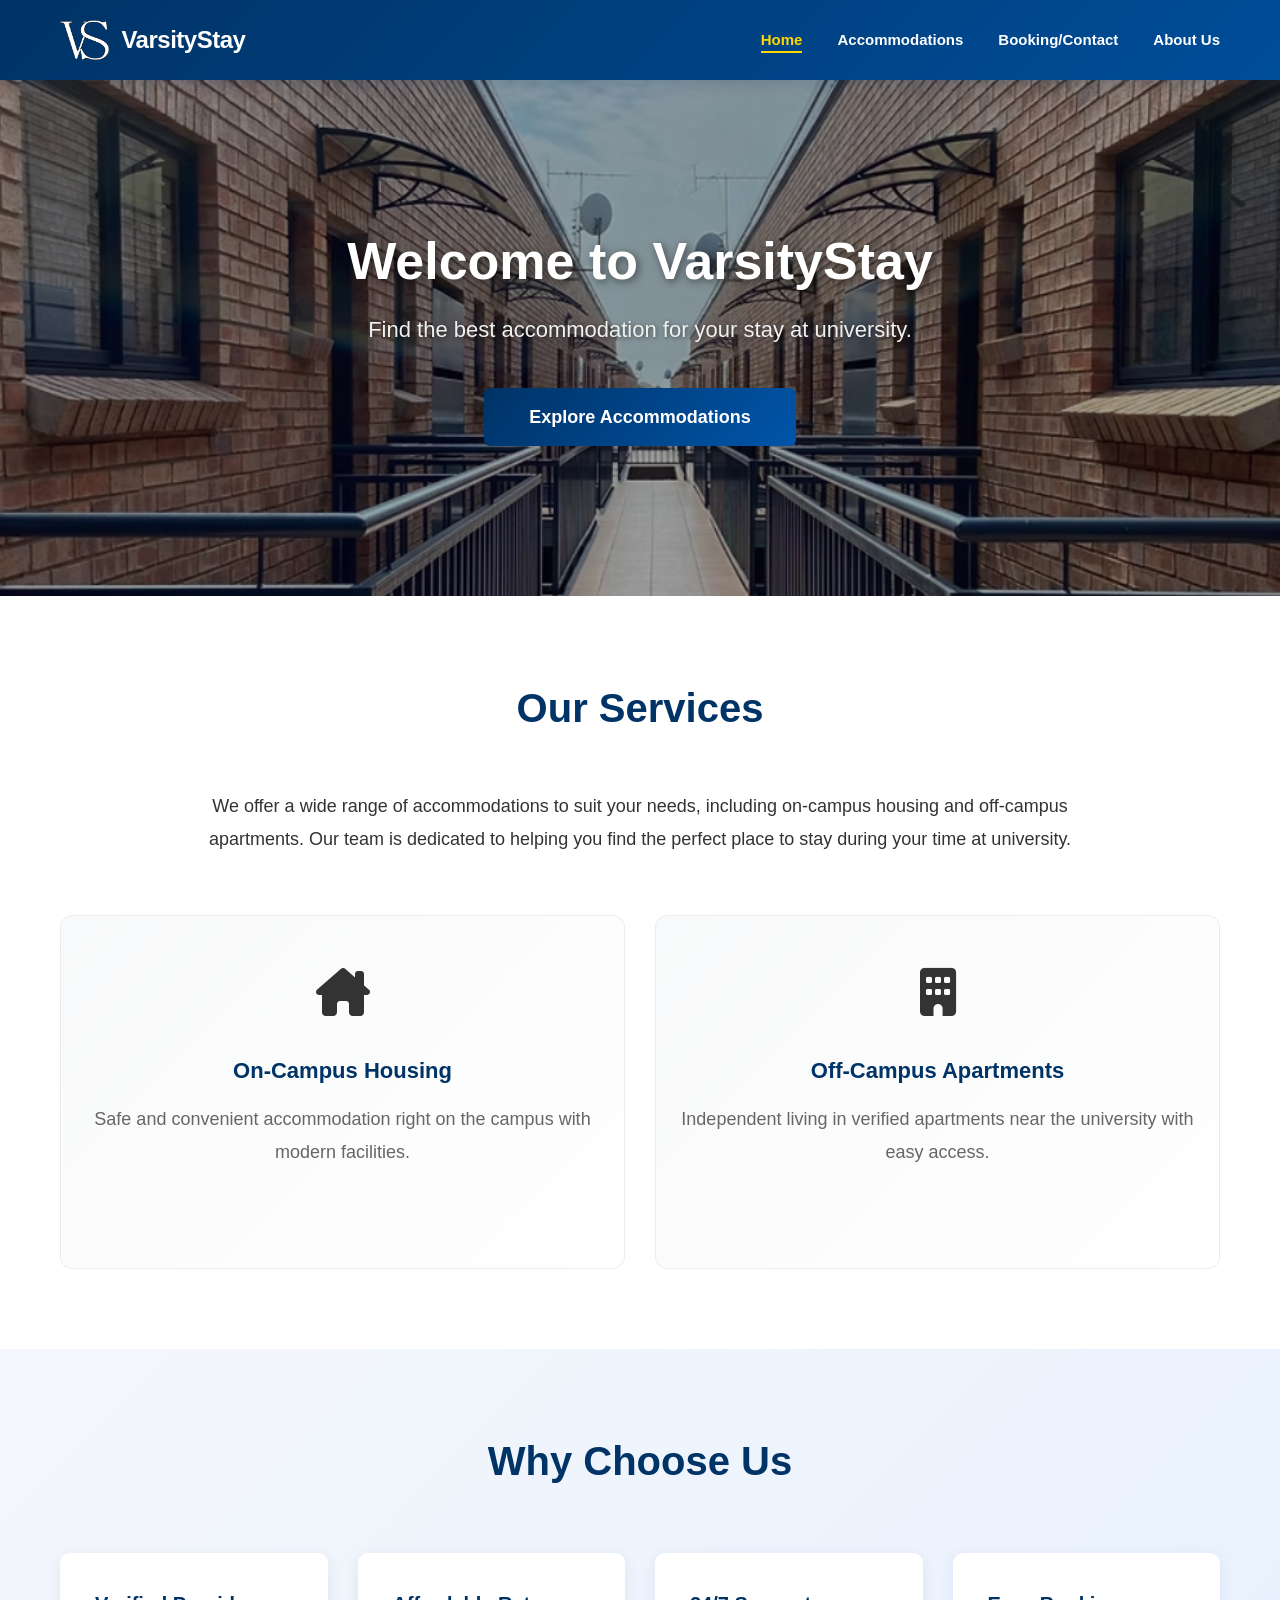
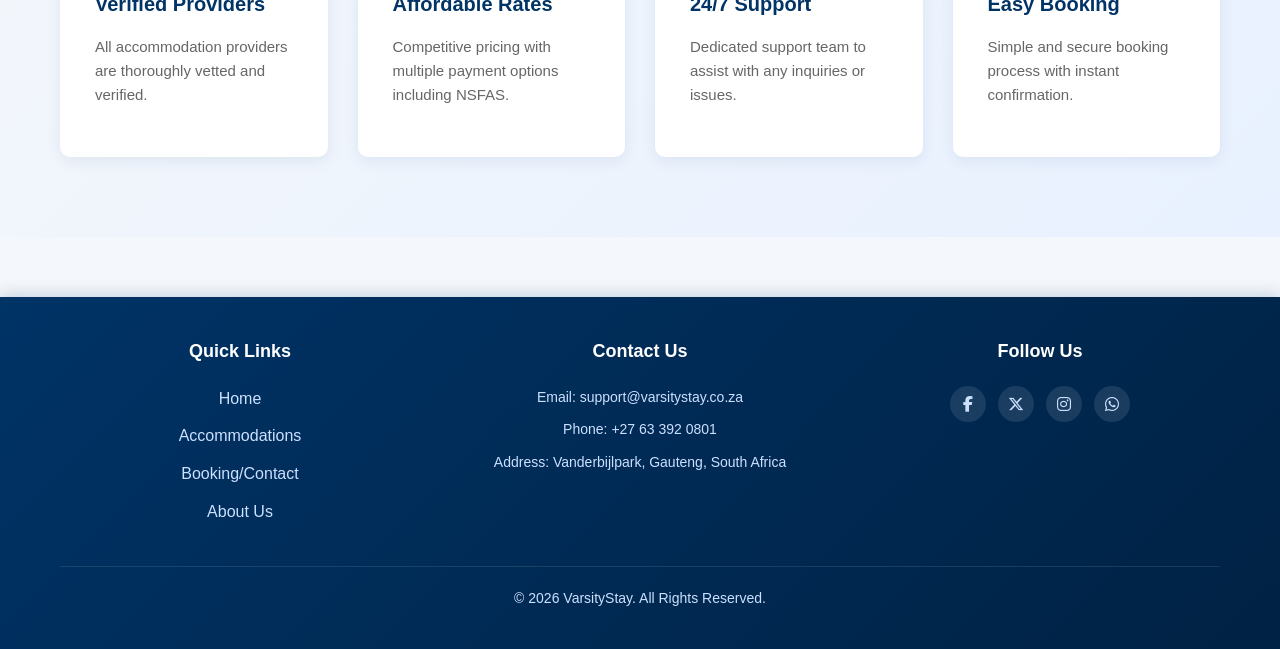
<file: index.html>
<!DOCTYPE html>
<html lang="en">
<head>
    <meta charset="UTF-8">
    <meta name="viewport" content="width=device-width, initial-scale=1.0">
    <title>VarsityStay | Home</title>
    <link rel="icon" type="image/png" href="images/VS.png">
    <link rel="stylesheet" href="css/style.css?v=1.1">
    <link rel="stylesheet" href="https://cdnjs.cloudflare.com/ajax/libs/font-awesome/6.5.1/css/all.min.css">
    <style>
        #hero {
            position: relative;
            overflow: hidden;
        }

        #hero::after {
            content: '';
            position: absolute;
            top: 0;
            left: 0;
            right: 0;
            bottom: 0;
            background: url('images/VUT.jpeg') center/cover;
            background-attachment: fixed;
            animation: zoomBackground 15s ease-in-out infinite;
            z-index: 0;
        }

        @keyframes zoomBackground {
            0%, 100% {
                transform: scale(1);
            }
            50% {
                transform: scale(1.1);
            }
        }

        #hero::before {
            content: '';
            position: absolute;
            top: 0;
            left: 0;
            right: 0;
            bottom: 0;
            background: rgba(0, 0, 0, 0.35);
            z-index: 1;
        }

        .hero-content {
            position: relative;
            z-index: 2 !important;
        }

        #hero h1 {
            color: #ffffff !important;
            text-shadow: 2px 2px 8px rgba(0, 0, 0, 0.5);
        }

        #hero p {
            color: #f0f0f0 !important;
            text-shadow: 1px 1px 4px rgba(0, 0, 0, 0.5);
        }

        #hero .btn {
            position: relative;
            z-index: 2;
        }
    </style>
</head>
<body>
    <header>
        <div class="header-container">
            <div class="logo">
                <a href="index.html"><img src="images/VS.png" alt="VarsityStay Logo" class="logo-img">VarsityStay</a>
            </div>
            <nav>
                <ul>
                    <li><a href="index.html" class="active">Home</a></li>
                    <li><a href="Accom.html">Accommodations</a></li>
                    <li><a href="Booking.html">Booking/Contact</a></li>
                    <li><a href="About.html">About Us</a></li>
                </ul>
            </nav>
        </div>
    </header>

    <main>
        <section id="hero">
            <div class="hero-content">
                <h1>Welcome to VarsityStay</h1>
                <p>Find the best accommodation for your stay at university.</p>
                <a href="Accom.html" class="btn btn-primary">Explore Accommodations</a>
            </div>
        </section>

        <section id="services">
            <div class="container">
                <h2>Our Services</h2>
                <p>We offer a wide range of accommodations to suit your needs, including on-campus housing and off-campus apartments. Our team is dedicated to helping you find the perfect place to stay during your time at university.</p>
                
                <div class="services-grid">
                    <article class="service-card">
                        <div class="service-icon"><i class="fa-solid fa-house-chimney"></i></div>
                        <h3>On-Campus Housing</h3>
                        <p>Safe and convenient accommodation right on the campus with modern facilities.</p>
                    </article>
                    <article class="service-card">
                        <div class="service-icon"><i class="fa-solid fa-building"></i></div>
                        <h3>Off-Campus Apartments</h3>
                        <p>Independent living in verified apartments near the university with easy access.</p>
                    </article>
                </div>
            </div>
        </section>

        <section id="features">
            <div class="container">
                <h2>Why Choose Us</h2>
                <div class="features-grid">
                    <div class="feature">
                        <h3>Verified Providers</h3>
                        <p>All accommodation providers are thoroughly vetted and verified.</p>
                    </div>
                    <div class="feature">
                        <h3>Affordable Rates</h3>
                        <p>Competitive pricing with multiple payment options including NSFAS.</p>
                    </div>
                    <div class="feature">
                        <h3>24/7 Support</h3>
                        <p>Dedicated support team to assist with any inquiries or issues.</p>
                    </div>
                    <div class="feature">
                        <h3>Easy Booking</h3>
                        <p>Simple and secure booking process with instant confirmation.</p>
                    </div>
                </div>
            </div>
        </section>
    </main>

    <footer>
        <div class="container">
            <div class="footer-content">
                <div class="footer-section">
                    <h4>Quick Links</h4>
                    <ul>
                        <li><a href="index.html">Home</a></li>
                        <li><a href="Accom.html">Accommodations</a></li>
                        <li><a href="Booking.html">Booking/Contact</a></li>
                        <li><a href="About.html">About Us</a></li>
                    </ul>
                </div>
                <div class="footer-section">
                    <h4>Contact Us</h4>
                    <p>Email: <a href="mailto:support@varsitystay.co.za">support@varsitystay.co.za</a></p>
                    <p>Phone: <a href="tel:+27633920801">+27 63 392 0801</a></p>
                    <p>Address: Vanderbijlpark, Gauteng, South Africa</p>
                </div>
                <div class="footer-section">
                    <h4>Follow Us</h4>
                    <ul class="social-links">
                        <li><a href="https://www.facebook.com/varsitystay" target="_blank" title="Facebook"><i class="fa-brands fa-facebook-f"></i></a></li>
                        <li><a href="https://www.twitter.com/varsitystay" target="_blank" title="Twitter"><i class="fa-brands fa-x-twitter"></i></a></li>
                        <li><a href="https://www.instagram.com/varsitystay" target="_blank" title="Instagram"><i class="fa-brands fa-instagram"></i></a></li>
                        <li><a href="https://wa.me/27633920801" target="_blank" title="WhatsApp"><i class="fa-brands fa-whatsapp"></i></a></li>
                    </ul>
                </div>
            </div>
            <div class="footer-bottom">
                <p>&copy; 2026 VarsityStay. All Rights Reserved.</p>
            </div>
        </div>
    </footer>
</body>
</html>
</file>
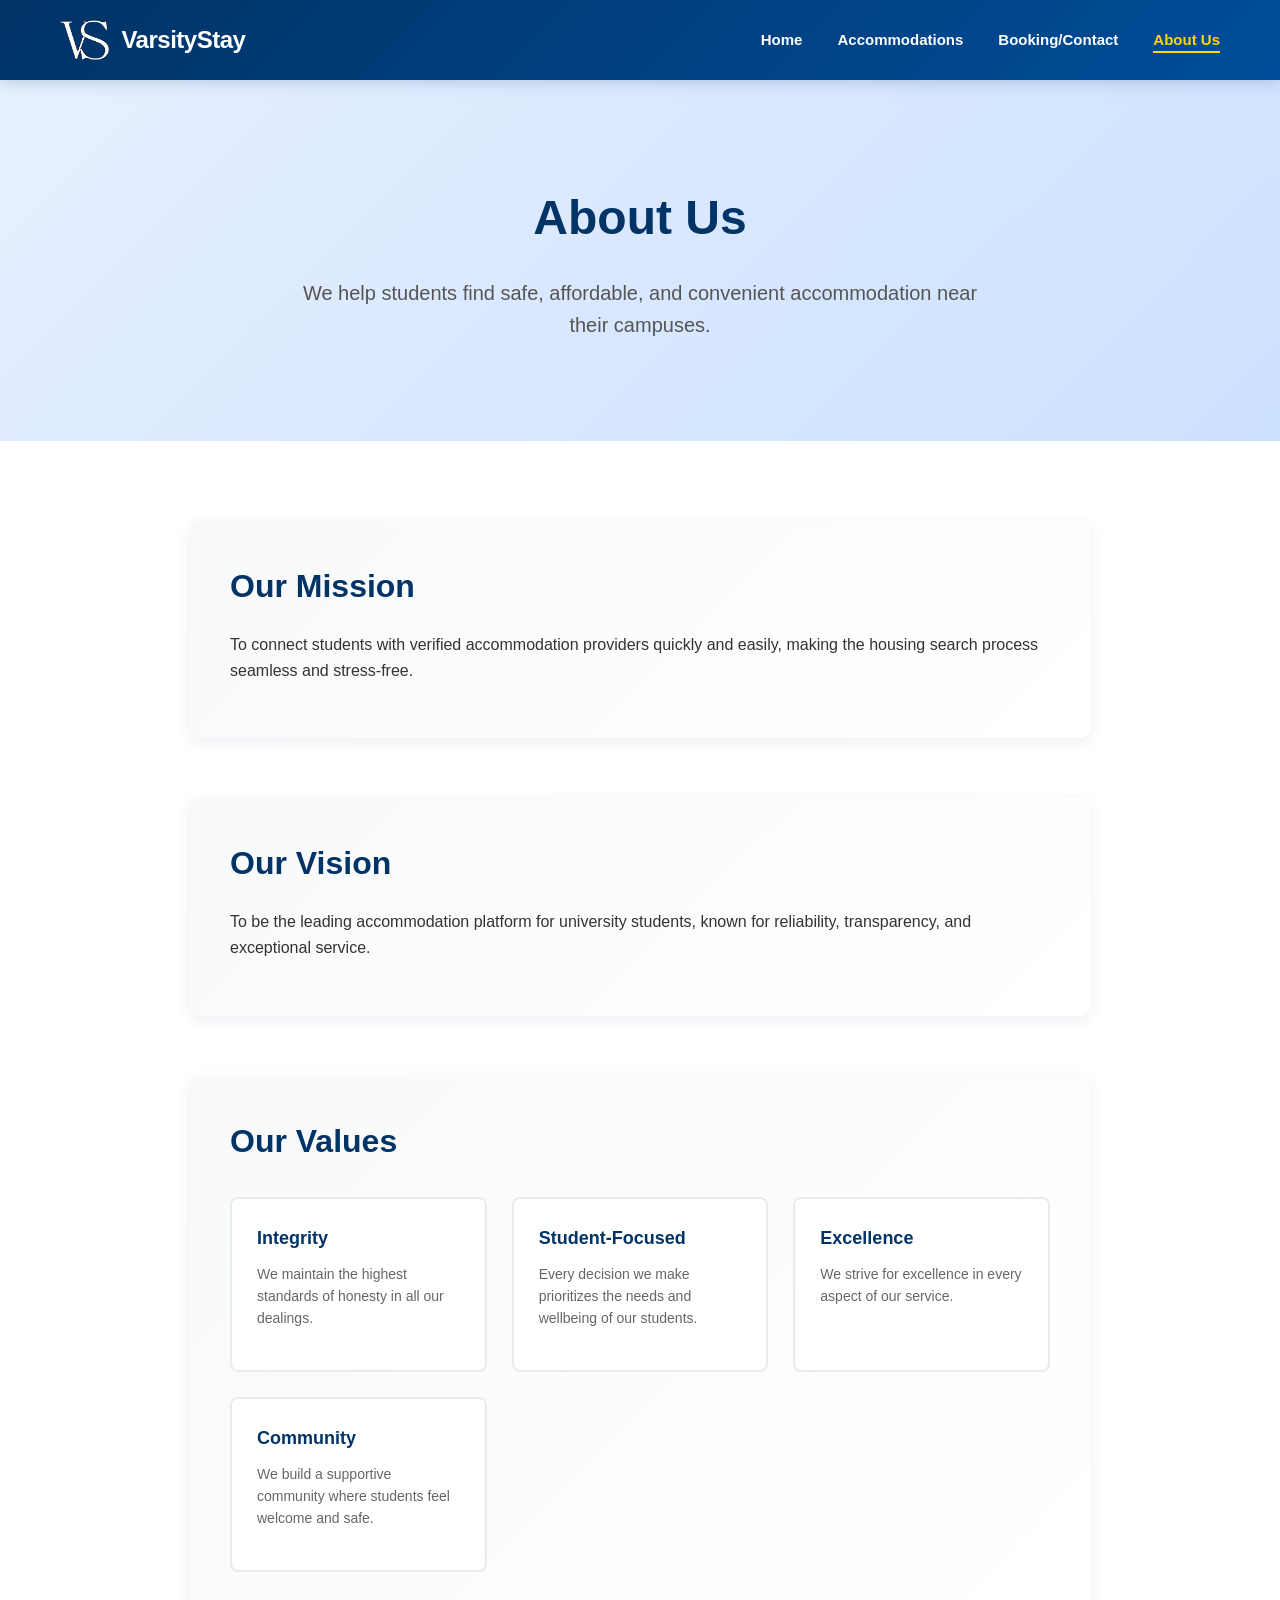
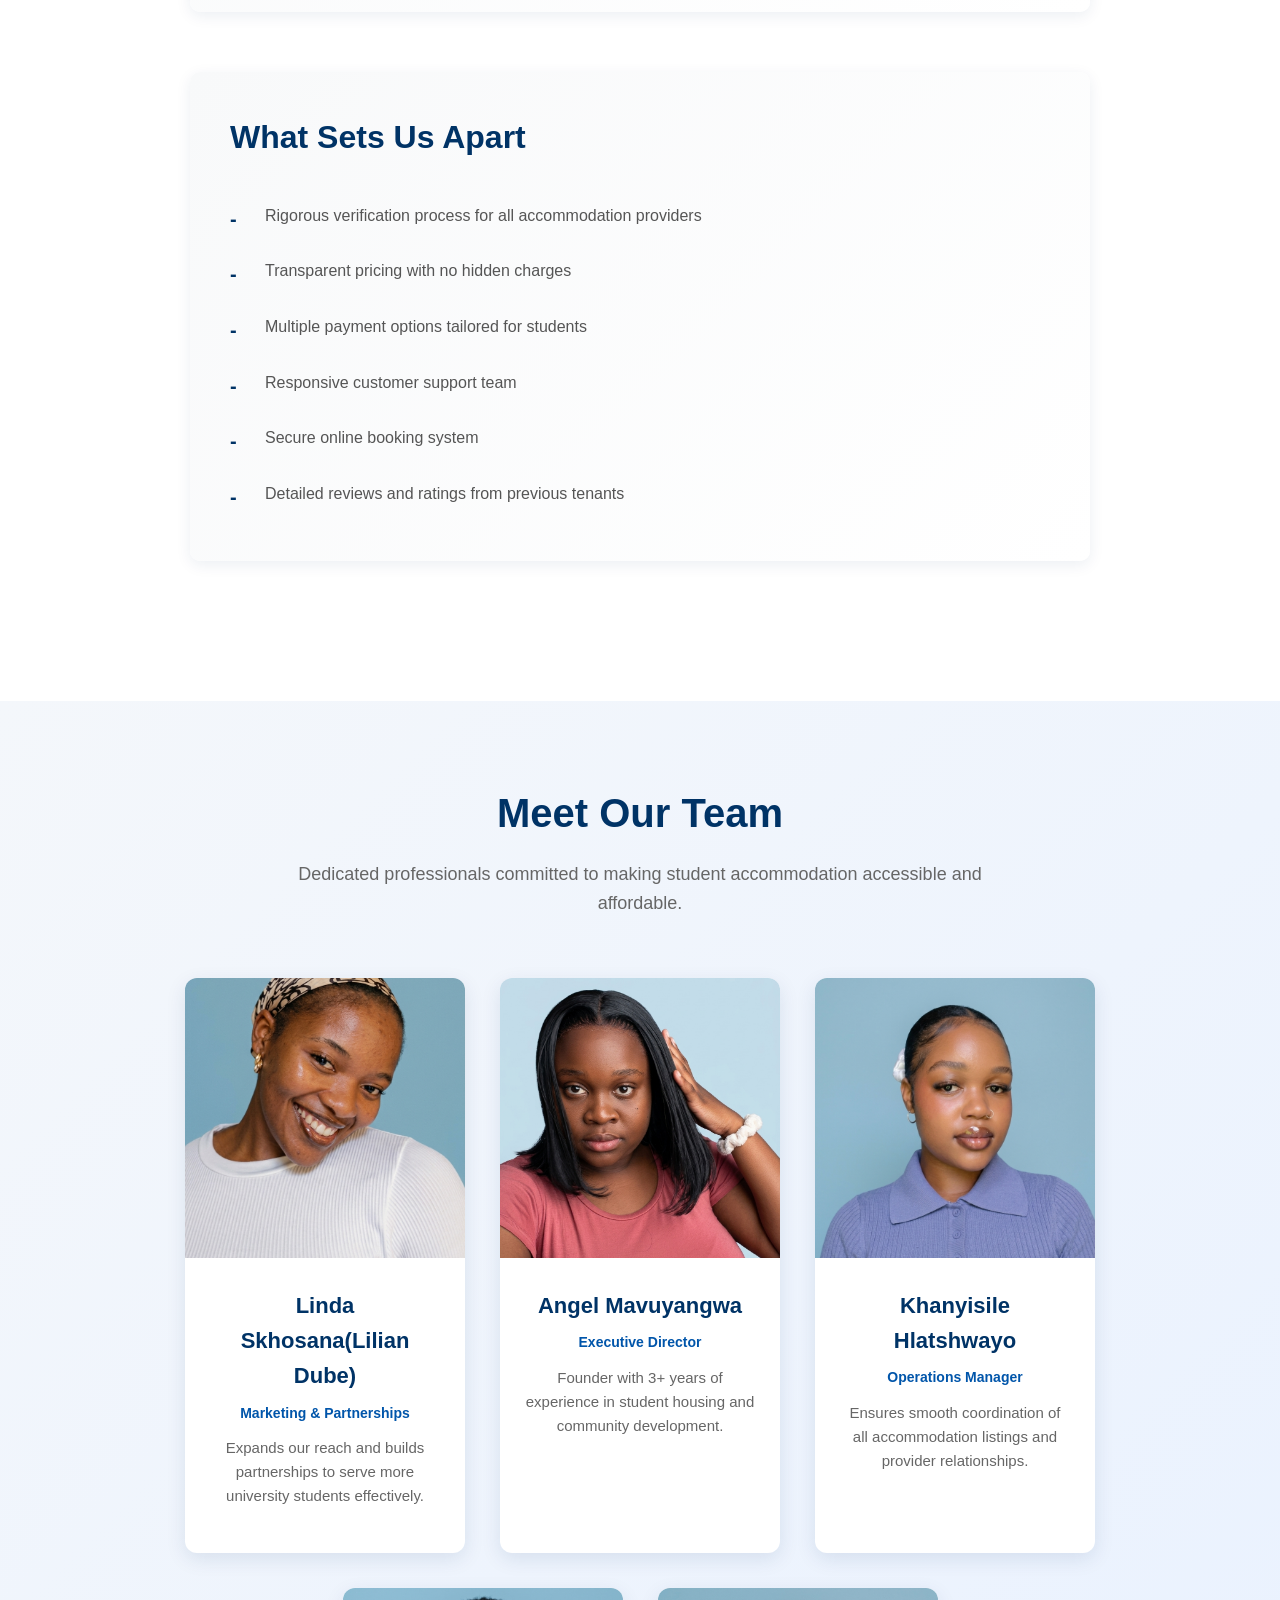
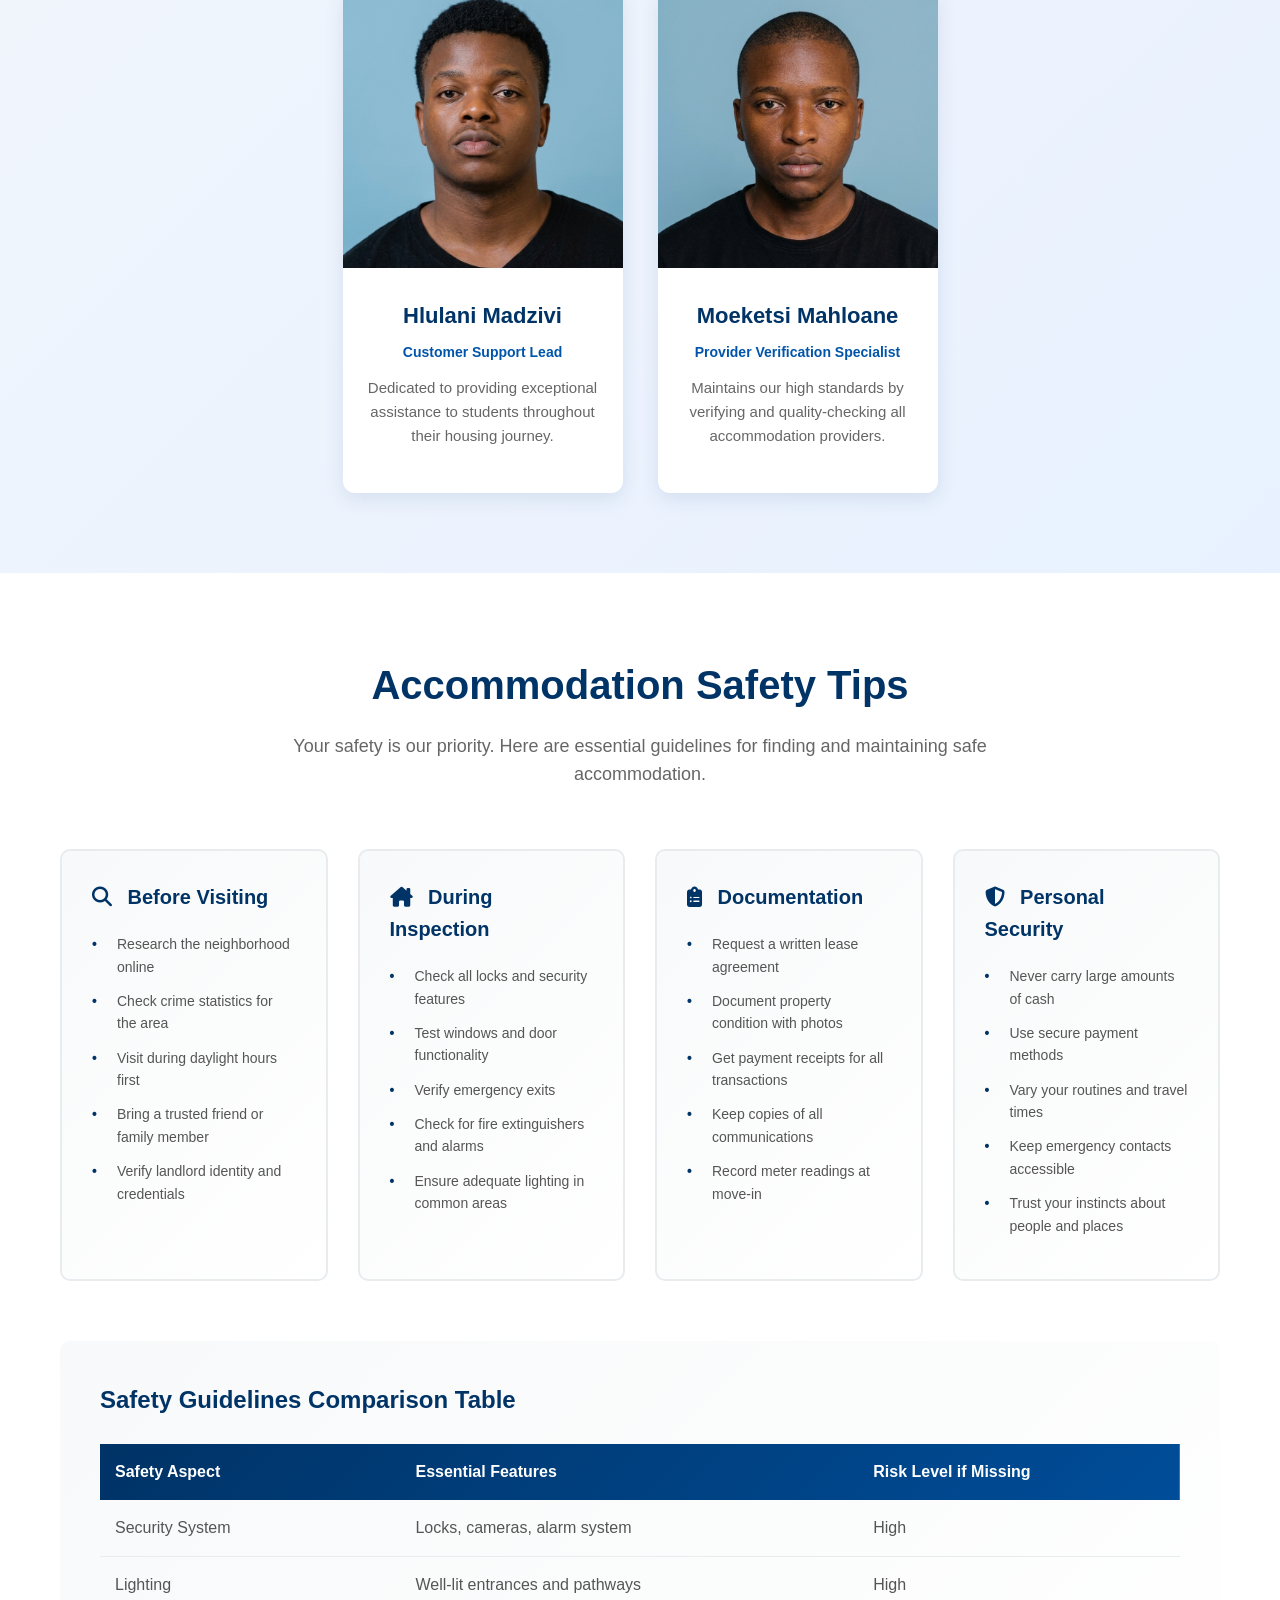
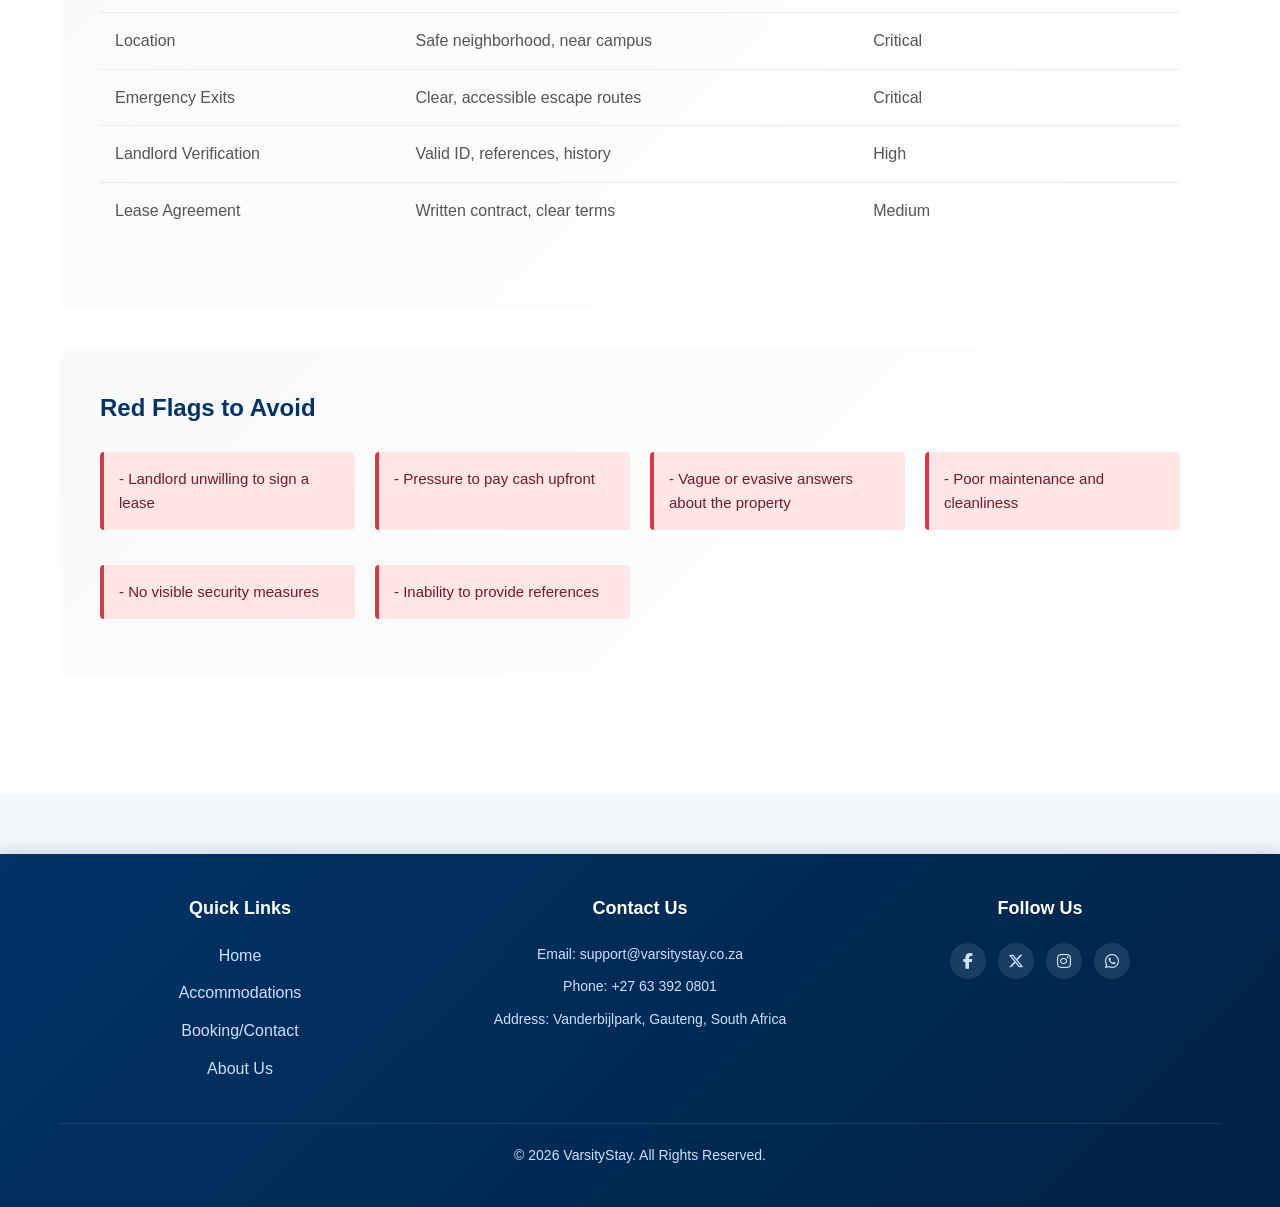
<file: About.html>
<!DOCTYPE html>
<html lang="en">
<head>
    <meta charset="UTF-8">
    <meta name="viewport" content="width=device-width, initial-scale=1.0">
    <title>About Us | VarsityStay</title>
    <link rel="icon" type="image/png" href="images/VS.png">
    <link rel="stylesheet" href="css/style.css?v=1.1">
    <link rel="stylesheet" href="https://cdnjs.cloudflare.com/ajax/libs/font-awesome/6.5.1/css/all.min.css">
</head>
<body>
    <header>
        <div class="header-container">
            <div class="logo">
                <a href="index.html"><img src="images/VS.png" alt="VarsityStay Logo" class="logo-img">VarsityStay</a>
            </div>
            <nav>
                <ul>
                    <li><a href="index.html">Home</a></li>
                    <li><a href="Accom.html">Accommodations</a></li>
                    <li><a href="Booking.html">Booking/Contact</a></li>
                    <li><a href="About.html" class="active">About Us</a></li>
                </ul>
            </nav>
        </div>
    </header>

    <main>
        <section id="about-hero">
            <div class="container">
                <h1>About Us</h1>
                <p class="lead">We help students find safe, affordable, and convenient accommodation near their campuses.</p>
            </div>
        </section>

        <section id="about-content">
            <div class="container">
                <article class="about-section">
                    <h2>Our Mission</h2>
                    <p>To connect students with verified accommodation providers quickly and easily, making the housing search process seamless and stress-free.</p>
                </article>

                <article class="about-section">
                    <h2>Our Vision</h2>
                    <p>To be the leading accommodation platform for university students, known for reliability, transparency, and exceptional service.</p>
                </article>

                <article class="about-section">
                    <h2>Our Values</h2>
                    <div class="values-list">
                        <div class="value-item">
                            <h3>Integrity</h3>
                            <p>We maintain the highest standards of honesty in all our dealings.</p>
                        </div>
                        <div class="value-item">
                            <h3>Student-Focused</h3>
                            <p>Every decision we make prioritizes the needs and wellbeing of our students.</p>
                        </div>
                        <div class="value-item">
                            <h3>Excellence</h3>
                            <p>We strive for excellence in every aspect of our service.</p>
                        </div>
                        <div class="value-item">
                            <h3>Community</h3>
                            <p>We build a supportive community where students feel welcome and safe.</p>
                        </div>
                    </div>
                </article>

                <article class="about-section">
                    <h2>What Sets Us Apart</h2>
                    <ul class="features-list">
                        <li>Rigorous verification process for all accommodation providers</li>
                        <li>Transparent pricing with no hidden charges</li>
                        <li>Multiple payment options tailored for students</li>
                        <li>Responsive customer support team</li>
                        <li>Secure online booking system</li>
                        <li>Detailed reviews and ratings from previous tenants</li>
                    </ul>
                </article>
            </div>
        </section>

        <section id="team">
            <div class="container">
                <h2>Meet Our Team</h2>
                <p>Dedicated professionals committed to making student accommodation accessible and affordable.</p>
                    <div class="team-grid">
                         <div class="team-member">
                        <div class="team-image">
                            <img src="images/Lilian.png" alt="Linda Skhosana (Lilian Dube) - Marketing">
                        </div>
                        <div class="team-info">
                            <h3>Linda Skhosana(Lilian Dube)</h3>
                            <p class="team-role">Marketing & Partnerships</p>
                            <p class="team-bio">Expands our reach and builds partnerships to serve more university students effectively.</p>
                        </div>
                    </div>
                    <div class="team-member">
                        <div class="team-image">
                            <img src="images/Angie.png" alt="Angel Mavuyangwa - Director">
                        </div>
                        <div class="team-info">
                            <h3>Angel Mavuyangwa</h3>
                            <p class="team-role">Executive Director</p>
                            <p class="team-bio">Founder with 3+ years of experience in student housing and community development.</p>
                        </div>
                    </div>

                    <div class="team-member">
                        <div class="team-image">
                            <img src="images/1stLady.png" alt="Khanyisile Hlatshwayo - Operations">
                        </div>
                        <div class="team-info">
                            <h3>Khanyisile Hlatshwayo</h3>
                            <p class="team-role">Operations Manager</p>
                            <p class="team-bio">Ensures smooth coordination of all accommodation listings and provider relationships.</p>
                        </div>
                    </div>

                    <div class="team-member">
                        <div class="team-image">
                            <img src="images/MyManH.png" alt="Hlulani Madzivi - Customer Support">
                        </div>
                        <div class="team-info">
                            <h3>Hlulani Madzivi</h3>
                            <p class="team-role">Customer Support Lead</p>
                            <p class="team-bio">Dedicated to providing exceptional assistance to students throughout their housing journey.</p>
                        </div>
                    </div>

                    <div class="team-member">
                        <div class="team-image">
                            <img src="images/max.png" alt="Moeketsi Mahloane - Verification">
                        </div>
                        <div class="team-info">
                            <h3>Moeketsi Mahloane</h3>
                            <p class="team-role">Provider Verification Specialist</p>
                            <p class="team-bio">Maintains our high standards by verifying and quality-checking all accommodation providers.</p>
                        </div>
                    </div>
                </div>
            </div>
        </section>

        <section id="safety-tips">
            <div class="container">
                <h2>Accommodation Safety Tips</h2>
                <p>Your safety is our priority. Here are essential guidelines for finding and maintaining safe accommodation.</p>
                
                <div class="safety-tips-grid">
                    <div class="safety-card">
                        <h3><i class="fa-solid fa-magnifying-glass"></i> Before Visiting</h3>
                        <ul>
                            <li>Research the neighborhood online</li>
                            <li>Check crime statistics for the area</li>
                            <li>Visit during daylight hours first</li>
                            <li>Bring a trusted friend or family member</li>
                            <li>Verify landlord identity and credentials</li>
                        </ul>
                    </div>

                    <div class="safety-card">
                        <h3><i class="fa-solid fa-house-chimney"></i> During Inspection</h3>
                        <ul>
                            <li>Check all locks and security features</li>
                            <li>Test windows and door functionality</li>
                            <li>Verify emergency exits</li>
                            <li>Check for fire extinguishers and alarms</li>
                            <li>Ensure adequate lighting in common areas</li>
                        </ul>
                    </div>

                    <div class="safety-card">
                        <h3><i class="fa-solid fa-clipboard-list"></i> Documentation</h3>
                        <ul>
                            <li>Request a written lease agreement</li>
                            <li>Document property condition with photos</li>
                            <li>Get payment receipts for all transactions</li>
                            <li>Keep copies of all communications</li>
                            <li>Record meter readings at move-in</li>
                        </ul>
                    </div>

                    <div class="safety-card">
                        <h3><i class="fa-solid fa-shield-halved"></i> Personal Security</h3>
                        <ul>
                            <li>Never carry large amounts of cash</li>
                            <li>Use secure payment methods</li>
                            <li>Vary your routines and travel times</li>
                            <li>Keep emergency contacts accessible</li>
                            <li>Trust your instincts about people and places</li>
                        </ul>
                    </div>
                </div>

                <article class="safety-section">
                    <h3>Safety Guidelines Comparison Table</h3>
                    <table class="safety-table">
                        <thead>
                            <tr>
                                <th>Safety Aspect</th>
                                <th>Essential Features</th>
                                <th>Risk Level if Missing</th>
                            </tr>
                        </thead>
                        <tbody>
                            <tr>
                                <td>Security System</td>
                                <td>Locks, cameras, alarm system</td>
                                <td>High</td>
                            </tr>
                            <tr>
                                <td>Lighting</td>
                                <td>Well-lit entrances and pathways</td>
                                <td>High</td>
                            </tr>
                            <tr>
                                <td>Location</td>
                                <td>Safe neighborhood, near campus</td>
                                <td>Critical</td>
                            </tr>
                            <tr>
                                <td>Emergency Exits</td>
                                <td>Clear, accessible escape routes</td>
                                <td>Critical</td>
                            </tr>
                            <tr>
                                <td>Landlord Verification</td>
                                <td>Valid ID, references, history</td>
                                <td>High</td>
                            </tr>
                            <tr>
                                <td>Lease Agreement</td>
                                <td>Written contract, clear terms</td>
                                <td>Medium</td>
                            </tr>
                        </tbody>
                    </table>
                </article>

                <article class="safety-section">
                    <h3>Red Flags to Avoid</h3>
                    <div class="red-flags">
                        <p>- Landlord unwilling to sign a lease</p>
                        <p>- Pressure to pay cash upfront</p>
                        <p>- Vague or evasive answers about the property</p>
                        <p>- Poor maintenance and cleanliness</p>
                        <p>- No visible security measures</p>
                        <p>- Inability to provide references</p>
                    </div>
                </article>
            </div>
        </section>
    </main>

    <footer>
        <div class="container">
            <div class="footer-content">
                <div class="footer-section">
                    <h4>Quick Links</h4>
                    <ul>
                        <li><a href="index.html">Home</a></li>
                        <li><a href="Accom.html">Accommodations</a></li>
                        <li><a href="Booking.html">Booking/Contact</a></li>
                        <li><a href="About.html">About Us</a></li>
                    </ul>
                </div>
                <div class="footer-section">
                    <h4>Contact Us</h4>
                    <p>Email: <a href="mailto:support@varsitystay.co.za">support@varsitystay.co.za</a></p>
                    <p>Phone: <a href="tel:+27633920801">+27 63 392 0801</a></p>
                    <p>Address: Vanderbijlpark, Gauteng, South Africa</p>
                </div>
                <div class="footer-section">
                    <h4>Follow Us</h4>
                    <ul class="social-links">
                        <li><a href="https://www.facebook.com/varsitystay" target="_blank" title="Facebook"><i class="fa-brands fa-facebook-f"></i></a></li>
                        <li><a href="https://www.twitter.com/varsitystay" target="_blank" title="Twitter"><i class="fa-brands fa-x-twitter"></i></a></li>
                        <li><a href="https://www.instagram.com/varsitystay" target="_blank" title="Instagram"><i class="fa-brands fa-instagram"></i></a></li>
                        <li><a href="https://wa.me/27633920801" target="_blank" title="WhatsApp"><i class="fa-brands fa-whatsapp"></i></a></li>
                    </ul>
                </div>
            </div>
            <div class="footer-bottom">
                <p>&copy; 2026 VarsityStay. All Rights Reserved.</p>
            </div>
        </div>
    </footer>
</body>
</html>
</file>
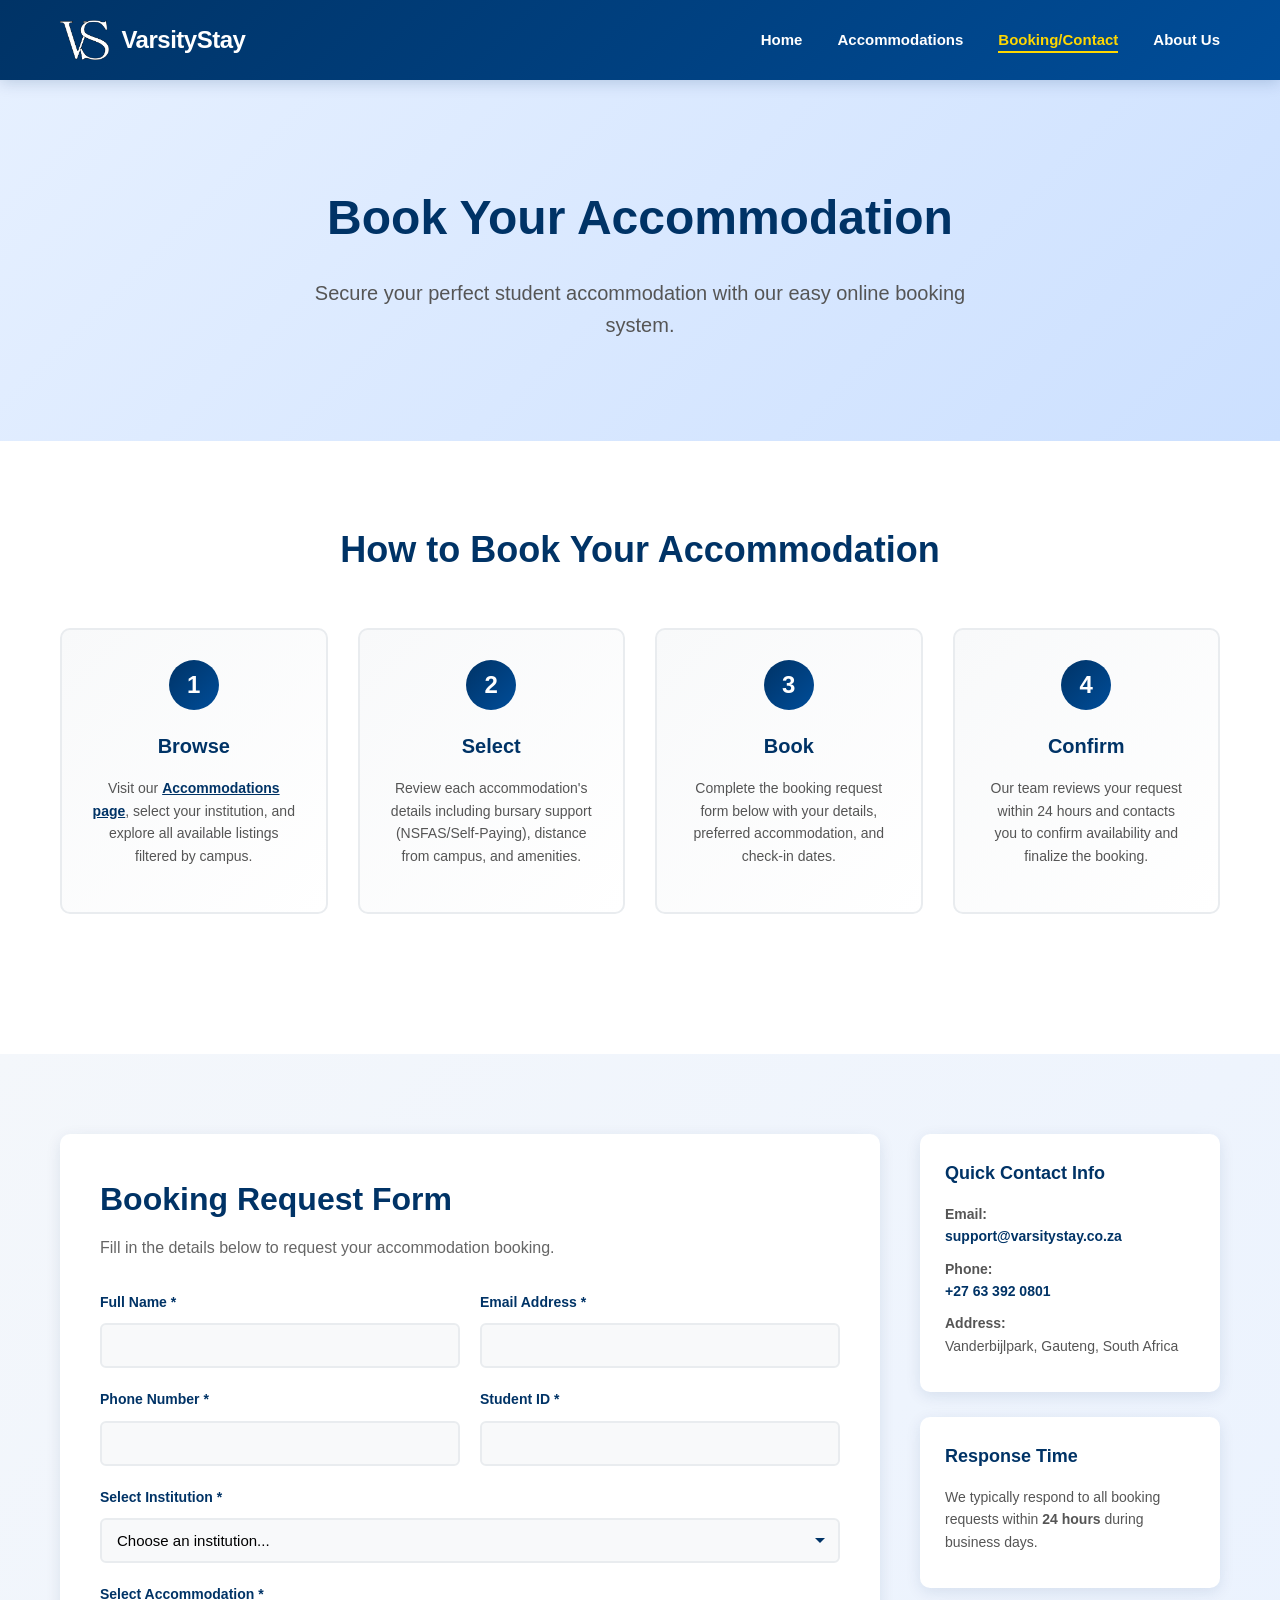
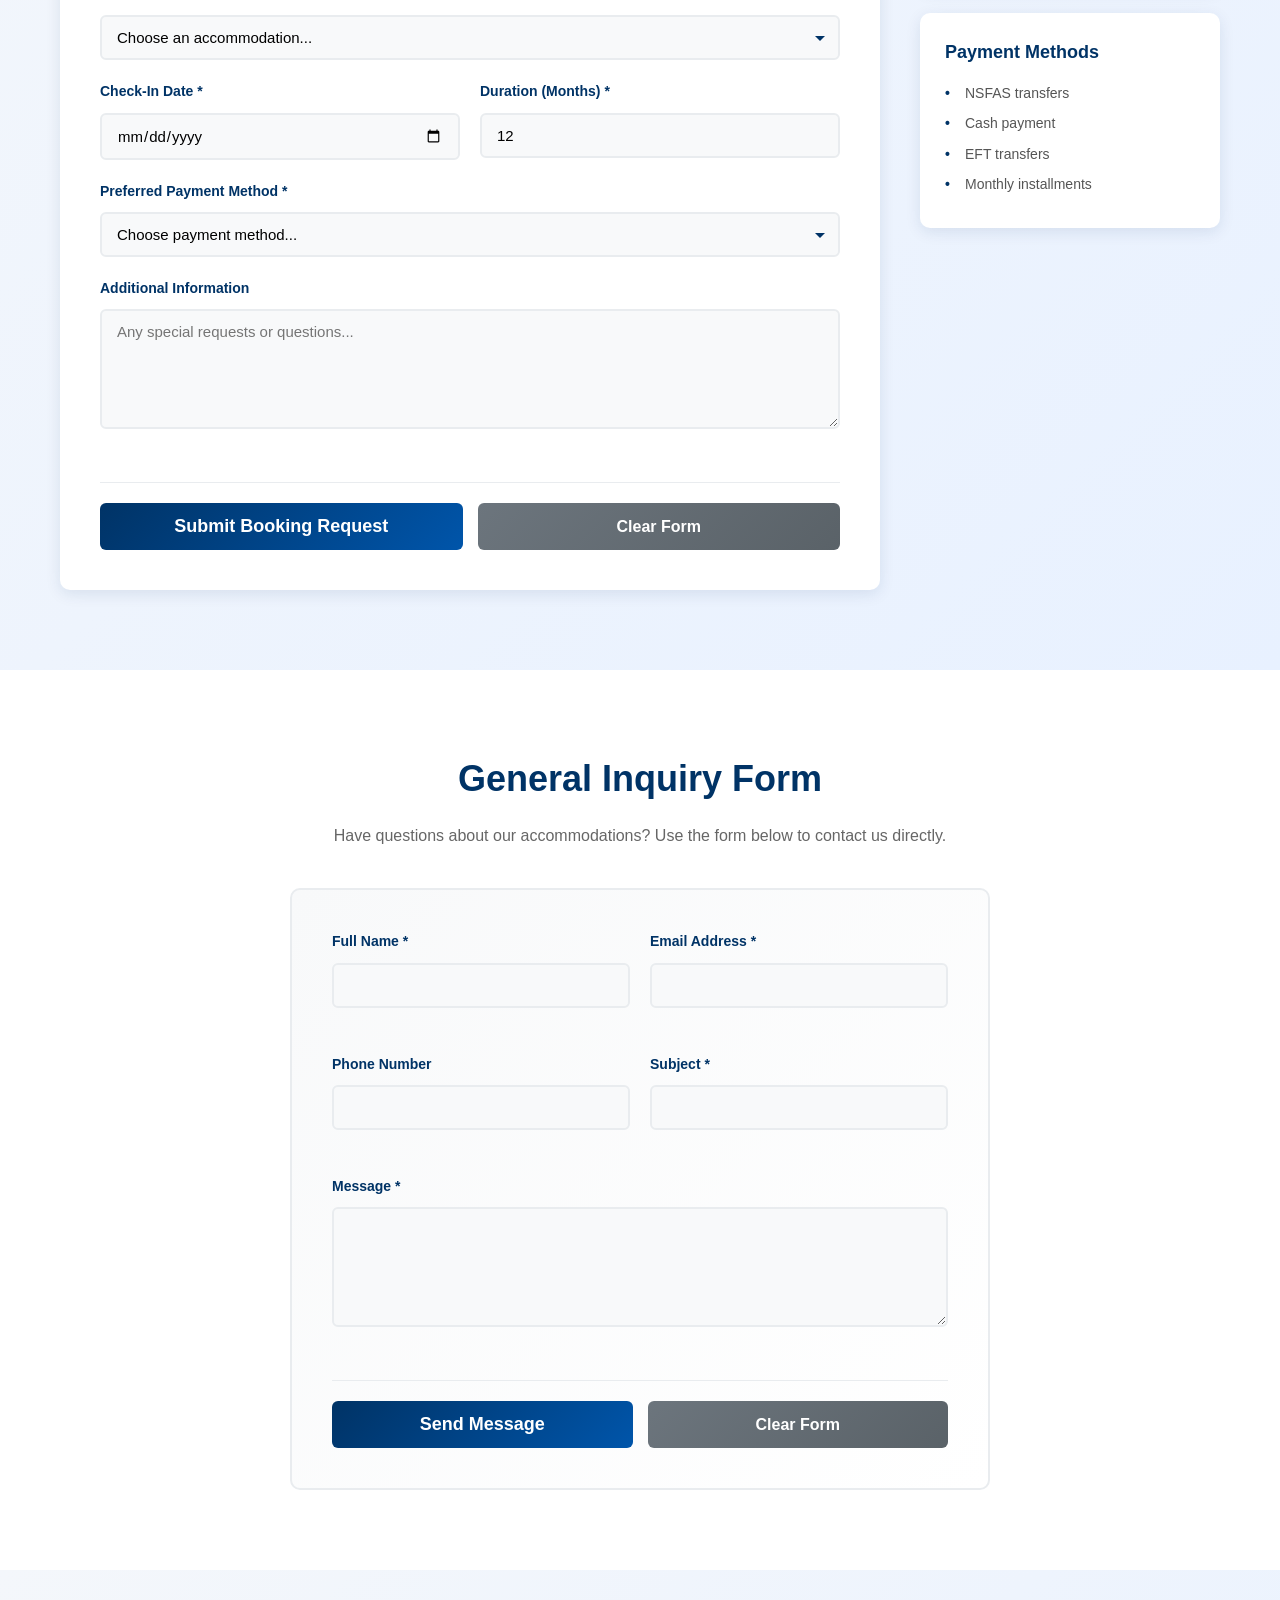
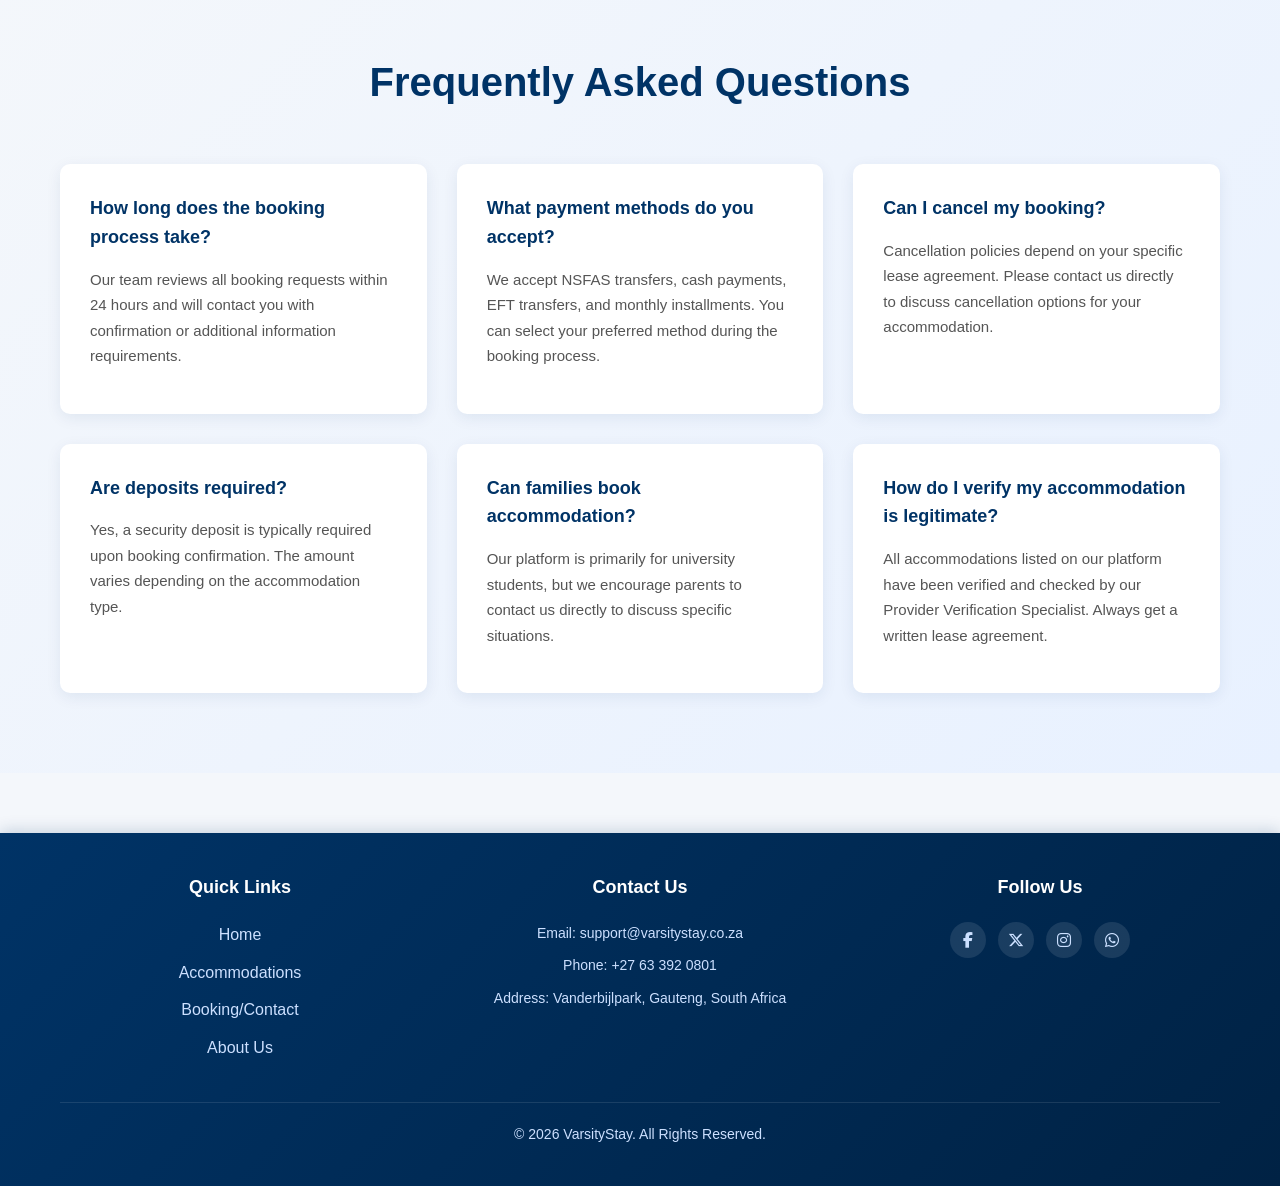
<file: Booking.html>
<!DOCTYPE html>
<html lang="en">
<head>
    <meta charset="UTF-8">
    <meta name="viewport" content="width=device-width, initial-scale=1.0">
    <title>Booking & Contact | VarsityStay</title>
    <link rel="icon" type="image/png" href="images/VS.png">
    <link rel="stylesheet" href="css/style.css?v=1.1">
    <link rel="stylesheet" href="https://cdnjs.cloudflare.com/ajax/libs/font-awesome/6.5.1/css/all.min.css">
</head>
<body>
    <header>
        <div class="header-container">
            <div class="logo">
                <a href="index.html"><img src="images/VS.png" alt="VarsityStay Logo" class="logo-img">VarsityStay</a>
            </div>
            <nav>
                <ul>
                    <li><a href="index.html">Home</a></li>
                    <li><a href="Accom.html">Accommodations</a></li>
                    <li><a href="Booking.html" class="active">Booking/Contact</a></li>
                    <li><a href="About.html">About Us</a></li>
                </ul>
            </nav>
        </div>
    </header>

    <main>
        <section id="booking-hero">
            <div class="container">
                <h1>Book Your Accommodation</h1>
                <p class="lead">Secure your perfect student accommodation with our easy online booking system.</p>
            </div>
        </section>

        <section id="booking-info">
            <div class="container">
                <div class="booking-intro">
                    <h2>How to Book Your Accommodation</h2>
                    <div class="steps-grid">
                        <div class="step-card">
                            <div class="step-number">1</div>
                            <h3>Browse</h3>
                            <p>Visit our <a href="Accom.html">Accommodations page</a>, select your institution, and explore all available listings filtered by campus.</p>
                        </div>
                        <div class="step-card">
                            <div class="step-number">2</div>
                            <h3>Select</h3>
                            <p>Review each accommodation's details including bursary support (NSFAS/Self-Paying), distance from campus, and amenities.</p>
                        </div>
                        <div class="step-card">
                            <div class="step-number">3</div>
                            <h3>Book</h3>
                            <p>Complete the booking request form below with your details, preferred accommodation, and check-in dates.</p>
                        </div>
                        <div class="step-card">
                            <div class="step-number">4</div>
                            <h3>Confirm</h3>
                            <p>Our team reviews your request within 24 hours and contacts you to confirm availability and finalize the booking.</p>
                        </div>
                    </div>
                </div>
            </div>
        </section>

        <section id="booking-form-section">
            <div class="container">
                <div class="booking-form-wrapper">
                    <article class="booking-form-container">
                        <h2>Booking Request Form</h2>
                        <p>Fill in the details below to request your accommodation booking.</p>
                        
                        <form class="booking-form" method="post" action="#">
                            <div class="form-row">
                                <div class="form-group">
                                    <label for="bookingName">Full Name *</label>
                                    <input type="text" id="bookingName" name="name" required>
                                </div>
                                <div class="form-group">
                                    <label for="bookingEmail">Email Address *</label>
                                    <input type="email" id="bookingEmail" name="email" required>
                                </div>
                            </div>

                            <div class="form-row">
                                <div class="form-group">
                                    <label for="bookingPhone">Phone Number *</label>
                                    <input type="tel" id="bookingPhone" name="phone" required>
                                </div>
                                <div class="form-group">
                                    <label for="bookingID">Student ID *</label>
                                    <input type="text" id="bookingID" name="student_id" required>
                                </div>
                            </div>

                            <div class="form-group">
                                <label for="bookingInstitution">Select Institution *</label>
                                <select id="bookingInstitution" name="institution" required>
                                    <option value="">Choose an institution...</option>
                                    <option value="vut">Vaal University of Technology (VUT)</option>
                                    <option value="tut">Tshwane University of Technology (TUT)</option>
                                    <option value="wits">Wits University</option>
                                    <option value="up">University of Pretoria (UP)</option>
                                </select>
                            </div>

                            <div class="form-group">
                                <label for="bookingAccommodation">Select Accommodation *</label>
                                <select id="bookingAccommodation" name="accommodation" required>
                                    <option value="">Choose an accommodation...</option>
                                    <option value="main-residence">Main Residence</option>
                                    <option value="student-block-a">Student Block A</option>
                                    <option value="downtown-apts">Downtown Apartments</option>
                                    <option value="modern-flats">Modern Student Flats</option>
                                </select>
                            </div>

                            <div class="form-row">
                                <div class="form-group">
                                    <label for="bookingCheckIn">Check-In Date *</label>
                                    <input type="date" id="bookingCheckIn" name="check_in" required>
                                </div>
                                <div class="form-group">
                                    <label for="bookingDuration">Duration (Months) *</label>
                                    <input type="number" id="bookingDuration" name="duration" min="1" max="12" value="12" required>
                                </div>
                            </div>

                            <div class="form-group">
                                <label for="bookingPayment">Preferred Payment Method *</label>
                                <select id="bookingPayment" name="payment_method" required>
                                    <option value="">Choose payment method...</option>
                                    <option value="nsfas">NSFAS</option>
                                    <option value="cash">Cash Payment</option>
                                    <option value="eft">EFT Transfer</option>
                                    <option value="installment">Monthly Installment</option>
                                </select>
                            </div>

                            <div class="form-group">
                                <label for="bookingMessage">Additional Information</label>
                                <textarea id="bookingMessage" name="message" rows="4" placeholder="Any special requests or questions..."></textarea>
                            </div>

                            <div class="form-actions">
                                <button type="submit" class="btn btn-primary">Submit Booking Request</button>
                                <button type="reset" class="btn btn-secondary">Clear Form</button>
                            </div>
                        </form>
                    </article>

                    <aside class="booking-sidebar">
                        <div class="sidebar-box">
                            <h3>Quick Contact Info</h3>
                            <p><strong>Email:</strong><br><a href="mailto:support@varsitystay.co.za">support@varsitystay.co.za</a></p>
                            <p><strong>Phone:</strong><br><a href="tel:+27633920801">+27 63 392 0801</a></p>
                            <p><strong>Address:</strong><br>Vanderbijlpark, Gauteng, South Africa</p>
                        </div>
                        <div class="sidebar-box">
                            <h3>Response Time</h3>
                            <p>We typically respond to all booking requests within <strong>24 hours</strong> during business days.</p>
                        </div>
                        <div class="sidebar-box">
                            <h3>Payment Methods</h3>
                            <ul>
                                <li>NSFAS transfers</li>
                                <li>Cash payment</li>
                                <li>EFT transfers</li>
                                <li>Monthly installments</li>
                            </ul>
                        </div>
                    </aside>
                </div>
            </div>
        </section>

        <section id="contact-section">
            <div class="container">
                <h2>General Inquiry Form</h2>
                <p>Have questions about our accommodations? Use the form below to contact us directly.</p>
                
                <form class="contact-form" method="post" action="#">
                    <div class="form-row">
                        <div class="form-group">
                            <label for="contactName">Full Name *</label>
                            <input type="text" id="contactName" name="name" required>
                        </div>
                        <div class="form-group">
                            <label for="contactEmail">Email Address *</label>
                            <input type="email" id="contactEmail" name="email" required>
                        </div>
                    </div>

                    <div class="form-row">
                        <div class="form-group">
                            <label for="contactPhone">Phone Number</label>
                            <input type="tel" id="contactPhone" name="phone">
                        </div>
                        <div class="form-group">
                            <label for="contactSubject">Subject *</label>
                            <input type="text" id="contactSubject" name="subject" required>
                        </div>
                    </div>

                    <div class="form-group">
                        <label for="contactMessage">Message *</label>
                        <textarea id="contactMessage" name="message" rows="5" required></textarea>
                    </div>

                    <div class="form-actions">
                        <button type="submit" class="btn btn-primary">Send Message</button>
                        <button type="reset" class="btn btn-secondary">Clear Form</button>
                    </div>
                </form>
            </div>
        </section>

        <section id="faq-section">
            <div class="container">
                <h2>Frequently Asked Questions</h2>
                
                <div class="faq-grid">
                    <article class="faq-item">
                        <h3>How long does the booking process take?</h3>
                        <p>Our team reviews all booking requests within 24 hours and will contact you with confirmation or additional information requirements.</p>
                    </article>
                    
                    <article class="faq-item">
                        <h3>What payment methods do you accept?</h3>
                        <p>We accept NSFAS transfers, cash payments, EFT transfers, and monthly installments. You can select your preferred method during the booking process.</p>
                    </article>
                    
                    <article class="faq-item">
                        <h3>Can I cancel my booking?</h3>
                        <p>Cancellation policies depend on your specific lease agreement. Please contact us directly to discuss cancellation options for your accommodation.</p>
                    </article>
                    
                    <article class="faq-item">
                        <h3>Are deposits required?</h3>
                        <p>Yes, a security deposit is typically required upon booking confirmation. The amount varies depending on the accommodation type.</p>
                    </article>
                    
                    <article class="faq-item">
                        <h3>Can families book accommodation?</h3>
                        <p>Our platform is primarily for university students, but we encourage parents to contact us directly to discuss specific situations.</p>
                    </article>
                    
                    <article class="faq-item">
                        <h3>How do I verify my accommodation is legitimate?</h3>
                        <p>All accommodations listed on our platform have been verified and checked by our Provider Verification Specialist. Always get a written lease agreement.</p>
                    </article>
                </div>
            </div>
        </section>
    </main>

    <footer>
        <div class="container">
            <div class="footer-content">
                <div class="footer-section">
                    <h4>Quick Links</h4>
                    <ul>
                        <li><a href="index.html">Home</a></li>
                        <li><a href="Accom.html">Accommodations</a></li>
                        <li><a href="Booking.html">Booking/Contact</a></li>
                        <li><a href="About.html">About Us</a></li>
                    </ul>
                </div>
                <div class="footer-section">
                    <h4>Contact Us</h4>
                    <p>Email: <a href="mailto:support@varsitystay.co.za">support@varsitystay.co.za</a></p>
                    <p>Phone: <a href="tel:+27633920801">+27 63 392 0801</a></p>
                    <p>Address: Vanderbijlpark, Gauteng, South Africa</p>
                </div>
                <div class="footer-section">
                    <h4>Follow Us</h4>
                    <ul class="social-links">
                        <li><a href="https://www.facebook.com/varsitystay" target="_blank" title="Facebook"><i class="fa-brands fa-facebook-f"></i></a></li>
                        <li><a href="https://www.twitter.com/varsitystay" target="_blank" title="Twitter"><i class="fa-brands fa-x-twitter"></i></a></li>
                        <li><a href="https://www.instagram.com/varsitystay" target="_blank" title="Instagram"><i class="fa-brands fa-instagram"></i></a></li>
                        <li><a href="https://wa.me/27633920801" target="_blank" title="WhatsApp"><i class="fa-brands fa-whatsapp"></i></a></li>
                    </ul>
                </div>
            </div>
            <div class="footer-bottom">
                <p>&copy; 2026 VarsityStay. All Rights Reserved.</p>
            </div>
        </div>
    </footer>
</body>
</html>
</file>
<file: css/style.css>
* {
    margin: 0;
    padding: 0;
    box-sizing: border-box;
}

html {
    scroll-behavior: smooth;
}

body {
    font-family: 'Segoe UI', Tahoma, Geneva, Verdana, sans-serif;
    line-height: 1.6;
    background-color: #f4f7fb;
    color: #333;
}

a {
    text-decoration: none;
    color: inherit;
}

ul {
    list-style: none;
}

.container {
    max-width: 1200px;
    margin: 0 auto;
    padding: 0 20px;
}

section {
    padding: 80px 20px;
}

h1, h2 {
    margin-bottom: 20px;
    color: #003366;
}

p {
    margin-bottom: 15px;
}

header {
    background: linear-gradient(135deg, #003366 0%, #004d99 100%);
    color: white;
    padding: 0;
    position: sticky;
    top: 0;
    z-index: 100;
    box-shadow: 0 2px 15px rgba(0, 51, 102, 0.2);
}

.header-container {
    max-width: 1200px;
    margin: 0 auto;
    padding: 20px;
    display: flex;
    justify-content: space-between;
    align-items: center;
    gap: 40px;
}

.logo a {
    color: white;
    font-size: 24px;
    font-weight: bold;
    letter-spacing: -0.5px;
    transition: opacity 0.3s ease;
    display: flex;
    align-items: center;
    gap: 12px;
}

.logo-img {
    height: 40px;
    width: auto;
}

.logo a:hover {
    opacity: 0.8;
}

nav {
    display: flex;
    justify-content: flex-end;
}

nav ul {
    display: flex;
    gap: 35px;
}

nav ul li a {
    color: white;
    font-weight: 600;
    position: relative;
    transition: color 0.3s ease;
    font-size: 15px;
}

nav ul li a:after {
    content: '';
    position: absolute;
    bottom: -5px;
    left: 0;
    width: 0;
    height: 2px;
    background-color: #ffd700;
    transition: width 0.3s ease;
}

nav ul li a:hover:after,
nav ul li a.active:after {
    width: 100%;
}

nav ul li a:hover,
nav ul li a.active {
    color: #ffd700;
}

#hero {
    text-align: center;
    padding: 150px 20px;
    position: relative;
    overflow: hidden;
}

.hero-content {
    position: relative;
    z-index: 2;
    max-width: 800px;
    margin: 0 auto;
}

#hero h1 {
    font-size: 52px;
    color: #003366;
    margin-bottom: 20px;
    line-height: 1.2;
}

#hero p {
    font-size: 22px;
    color: #555;
    margin-bottom: 40px;
}

#services {
    background-color: white;
    text-align: center;
}

#services h2 {
    font-size: 40px;
    margin-bottom: 50px;
}

#services p {
    max-width: 900px;
    margin: 0 auto 60px;
    font-size: 18px;
    line-height: 1.8;
}

.services-grid {
    display: grid;
    grid-template-columns: repeat(auto-fit, minmax(280px, 1fr));
    gap: 30px;
    margin-top: 50px;
}

.service-card {
    background: linear-gradient(135deg, #f8f9fa 0%, #ffffff 100%);
    padding: 40px 25px;
    border-radius: 12px;
    transition: all 0.3s ease;
    border: 1px solid #e9ecef;
    cursor: pointer;
}

.service-card:hover {
    transform: translateY(-10px);
    box-shadow: 0 15px 40px rgba(0, 51, 102, 0.15);
    background: linear-gradient(135deg, #ffffff 0%, #f0f4ff 100%);
    border-color: #003366;
}

.service-icon {
    font-size: 48px;
    margin-bottom: 20px;
    display: inline-block;
    animation: float 3s ease-in-out infinite;
}

@keyframes float {
    0%, 100% {
        transform: translateY(0);
    }
    50% {
        transform: translateY(-10px);
    }
}

.service-card h3 {
    font-size: 22px;
    margin-bottom: 15px;
    color: #003366;
}

.service-card p {
    color: #666;
    font-size: 16px;
}

#features {
    background: linear-gradient(135deg, #f4f7fb 0%, #e8f1ff 100%);
}

#features h2 {
    font-size: 40px;
    text-align: center;
    margin-bottom: 60px;
}

.features-grid {
    display: grid;
    grid-template-columns: repeat(auto-fit, minmax(250px, 1fr));
    gap: 30px;
}

.feature {
    background: white;
    padding: 35px;
    border-radius: 10px;
    box-shadow: 0 4px 15px rgba(0, 51, 102, 0.08);
    transition: all 0.3s ease;
}

.feature:hover {
    transform: translateX(5px);
    box-shadow: 0 8px 25px rgba(0, 51, 102, 0.15);
}

.feature h3 {
    color: #003366;
    margin-bottom: 15px;
    font-size: 20px;
}

.feature p {
    color: #666;
    font-size: 15px;
}

.form-group {
    margin-bottom: 25px;
}

.form-group label {
    display: block;
    font-weight: 600;
    margin-bottom: 10px;
    color: #003366;
    font-size: 15px;
}

.form-group input,
.form-group textarea {
    width: 100%;
    padding: 14px 16px;
    border: 2px solid #e9ecef;
    border-radius: 6px;
    font-size: 16px;
    font-family: inherit;
    transition: all 0.3s ease;
    background-color: #f8f9fa;
}

.form-group input:focus,
.form-group textarea:focus {
    outline: none;
    border-color: #003366;
    background-color: white;
    box-shadow: 0 0 0 3px rgba(0, 51, 102, 0.1);
}

.form-group textarea {
    resize: vertical;
    min-height: 120px;
}

.btn {
    display: inline-block;
    background: linear-gradient(135deg, #003366 0%, #0055aa 100%);
    color: white;
    padding: 12px 30px;
    border: none;
    border-radius: 6px;
    cursor: pointer;
    font-size: 16px;
    font-weight: 600;
    transition: all 0.3s ease;
}

.btn:hover {
    background: linear-gradient(135deg, #0055aa 0%, #003d7a 100%);
    transform: translateY(-2px);
    box-shadow: 0 8px 20px rgba(0, 51, 102, 0.3);
}


.btn:active {
    transform: translateY(0);
}

.btn-primary {
    padding: 15px 45px;
    font-size: 18px;
}

.btn-small {
    padding: 8px 20px;
    font-size: 14px;
}

footer {
    background: linear-gradient(135deg, #003366 0%, #002244 100%);
    color: white;
    text-align: center;
    padding: 40px 20px;
    margin-top: 60px;
    box-shadow: 0 -2px 15px rgba(0, 51, 102, 0.2);
}

footer p {
    margin: 0;
    font-size: 15px;
}

#about-hero {
    background: linear-gradient(135deg, #e6f0ff 0%, #cce0ff 100%);
    text-align: center;
    padding: 100px 20px;
}

#about-hero h1 {
    font-size: 48px;
    margin-bottom: 20px;
}

#about-hero .lead {
    font-size: 20px;
    color: #555;
    max-width: 700px;
    margin: 0 auto;
}

#about-content {
    background-color: white;
}

.about-section {
    max-width: 900px;
    margin: 0 auto 60px;
    padding: 40px;
    background: linear-gradient(135deg, #f8f9fa 0%, #ffffff 100%);
    border-radius: 10px;
    box-shadow: 0 4px 15px rgba(0, 51, 102, 0.08);
    transition: all 0.3s ease;
}

.about-section:hover {
    transform: translateX(5px);
    box-shadow: 0 8px 25px rgba(0, 51, 102, 0.15);
}

.about-section h2 {
    font-size: 32px;
    margin-bottom: 20px;
}

.values-list {
    display: grid;
    grid-template-columns: repeat(auto-fit, minmax(200px, 1fr));
    gap: 25px;
    margin-top: 30px;
}

.value-item {
    background: white;
    padding: 25px;
    border-radius: 8px;
    border: 2px solid #e9ecef;
    transition: all 0.3s ease;
}

.value-item:hover {
    border-color: #003366;
    background: linear-gradient(135deg, #f8f9fa 0%, #ffffff 100%);
    box-shadow: 0 6px 15px rgba(0, 51, 102, 0.1);
}

.value-item h3 {
    color: #003366;
    margin-bottom: 10px;
    font-size: 18px;
}

.value-item p {
    color: #666;
    font-size: 14px;
}

.features-list {
    list-style: none;
    margin-top: 25px;
}

.features-list li {
    padding: 15px 0 15px 35px;
    position: relative;
    color: #555;
    font-size: 16px;
}

.features-list li:before {
    content: '-';
    position: absolute;
    left: 0;
    color: #003366;
    font-weight: bold;
    font-size: 20px;
}

:is(#accommodations-header, #booking-hero) {
    background: linear-gradient(135deg, #e6f0ff 0%, #cce0ff 100%);
    text-align: center;
}

#accommodations-header h1,
#booking-hero h1 {
    font-size: 48px;
    margin-bottom: 20px;
}

#accommodations-header p,
#booking-hero .lead {
    font-size: 20px;
    color: #555;
    max-width: 700px;
    margin: 0 auto;
}

#booking-hero {
    padding: 100px 20px;
}

#accommodations-header {
    padding: 80px 20px;
}

#accommodations {
    background-color: white;
}

.institution-radio {
    display: none;
}

.institutions-section {
    text-align: center;
    margin-bottom: 60px;
}

.institutions-section h2 {
    margin-bottom: 30px;
    font-size: 28px;
    color: #003366;
}

.institutions-grid {
    display: grid;
    grid-template-columns: repeat(auto-fit, minmax(220px, 1fr));
    gap: 20px;
    margin-bottom: 40px;
}

.institution-btn {
    padding: 20px;
    border: 2px solid #003366;
    background-color: white;
    color: #003366;
    border-radius: 10px;
    cursor: pointer;
    font-weight: 600;
    transition: all 0.3s ease;
    font-size: 15px;
    display: flex;
    flex-direction: column;
    align-items: center;
    gap: 10px;
}

.institution-btn i {
    font-size: 32px;
}

.institution-btn:hover {
    background-color: #f0f4ff;
    transform: translateY(-3px);
    box-shadow: 0 8px 20px rgba(0, 51, 102, 0.15);
}

#institution-vut:checked ~ .institutions-section label[for="institution-vut"],
#institution-tut:checked ~ .institutions-section label[for="institution-tut"],
#institution-wits:checked ~ .institutions-section label[for="institution-wits"],
#institution-up:checked ~ .institutions-section label[for="institution-up"] {
    background: linear-gradient(135deg, #003366 0%, #0055aa 100%);
    color: white;
    border-color: #003366;
}

.accommodation-card {
    background: white;
    border-radius: 10px;
    overflow: hidden;
    box-shadow: 0 4px 15px rgba(0, 0, 0, 0.08);
    transition: all 0.3s ease;
    display: flex;
    flex-direction: column;
    flex-shrink: 0;
    width: 320px;
}

.accommodation-card:hover {
    transform: translateY(-10px);
    box-shadow: 0 15px 40px rgba(0, 51, 102, 0.2);
}

.accom-image {
    position: relative;
    overflow: hidden;
    height: 220px;
}

.accom-image img {
    width: 100%;
    height: 100%;
    object-fit: cover;
    transition: transform 0.3s ease;
}

.accommodation-card:hover .accom-image img {
    transform: scale(1.1);
}

.accom-badge {
    position: absolute;
    top: 12px;
    right: 12px;
    background: linear-gradient(135deg, #ffd700 0%, #ffed4e 100%);
    color: #003366;
    padding: 6px 15px;
    border-radius: 20px;
    font-size: 12px;
    font-weight: bold;
    box-shadow: 0 2px 10px rgba(0, 0, 0, 0.2);
}

.accom-content {
    padding: 25px;
    display: flex;
    flex-direction: column;
    flex-grow: 1;
}

.accom-content h3 {
    color: #003366;
    font-size: 22px;
    margin-bottom: 15px;
}

.accom-details {
    margin-bottom: 20px;
    flex-grow: 1;
}

.accom-details p {
    margin-bottom: 12px;
    font-size: 14px;
    color: #666;
    line-height: 1.5;
}

.accom-details strong {
    color: #003366;
}

.accom-details .description {
    font-style: italic;
    margin-top: 10px;
    color: #555;
}

.accommodations-wrapper {
    position: relative;
}

.institution-accommodations {
    display: none !important;
    opacity: 0;
    transition: opacity 0.3s ease;
}

#institution-vut:checked ~ .accommodations-wrapper .institution-accommodations[data-institution="vut"],
#institution-tut:checked ~ .accommodations-wrapper .institution-accommodations[data-institution="tut"],
#institution-wits:checked ~ .accommodations-wrapper .institution-accommodations[data-institution="wits"],
#institution-up:checked ~ .accommodations-wrapper .institution-accommodations[data-institution="up"] {
    display: block !important;
    opacity: 1;
    animation: fadeIn 0.3s ease;
}

@keyframes fadeIn {
    from {
        opacity: 0;
        transform: translateY(10px);
    }
    to {
        opacity: 1;
        transform: translateY(0);
    }
}

.accommodations-row {
    display: flex;
    gap: 30px;
    overflow-x: auto;
    padding: 20px 0;
    scroll-behavior: smooth;
}

.accommodations-row::-webkit-scrollbar {
    height: 8px;
}

.accommodations-row::-webkit-scrollbar-track {
    background: #f1f1f1;
    border-radius: 10px;
}

.accommodations-row::-webkit-scrollbar-thumb {
    background: #003366;
    border-radius: 10px;
}

.accommodations-row::-webkit-scrollbar-thumb:hover {
    background: #0055aa;
}

#team {
    background: linear-gradient(135deg, #f4f7fb 0%, #e8f1ff 100%);
}

#team h2 {
    text-align: center;
    font-size: 40px;
    margin-bottom: 15px;
}

#team > .container > p {
    text-align: center;
    color: #666;
    font-size: 18px;
    max-width: 700px;
    margin: 0 auto 60px;
}

.team-grid {
    display: flex;
    flex-wrap: wrap;
    justify-content: center;
    gap: 35px;
    margin-top: 50px;
}

.team-member {
    background: white;
    border-radius: 12px;
    overflow: hidden;
    box-shadow: 0 6px 20px rgba(0, 51, 102, 0.1);
    transition: all 0.3s ease;
    display: flex;
    flex-direction: column;
    width: 280px;
}

.team-member:hover {
    transform: translateY(-15px);
    box-shadow: 0 15px 40px rgba(0, 51, 102, 0.2);
}

.team-image {
    width: 100%;
    height: 280px;
    overflow: hidden;
    position: relative;
    background: linear-gradient(135deg, #e6f0ff 0%, #cce0ff 100%);
}

.team-image img {
    width: 100%;
    height: 100%;
    object-fit: cover;
    transition: transform 0.3s ease;
}

.team-member:hover .team-image img {
    transform: scale(1.08);
}

.team-info {
    padding: 30px 25px;
    text-align: center;
    flex-grow: 1;
    display: flex;
    flex-direction: column;
}

.team-info h3 {
    font-size: 22px;
    color: #003366;
    margin-bottom: 8px;
}

.team-role {
    color: #0055aa;
    font-weight: 600;
    font-size: 14px;
    margin-bottom: 12px;
}

.team-bio {
    color: #666;
    font-size: 15px;
    line-height: 1.6;
    flex-grow: 1;
}

.modal-toggle {
    display: none;
}

.modal-overlay {
    position: fixed;
    top: 0;
    left: 0;
    width: 100%;
    height: 100%;
    background-color: rgba(0, 0, 0, 0.6);
    display: flex;
    justify-content: center;
    align-items: center;
    opacity: 0;
    visibility: hidden;
    transition: all 0.3s ease;
    z-index: 1000;
}

.modal-toggle:checked ~ .modal-overlay {
    opacity: 1;
    visibility: visible;
}

.modal {
    background: white;
    border-radius: 12px;
    max-width: 600px;
    width: 90%;
    max-height: 85vh;
    overflow-y: auto;
    position: relative;
    box-shadow: 0 20px 60px rgba(0, 51, 102, 0.3);
    animation: slideIn 0.3s ease;
}

@keyframes slideIn {
    from {
        opacity: 0;
        transform: translateY(-30px);
    }
    to {
        opacity: 1;
        transform: translateY(0);
    }
}

.modal-close {
    position: absolute;
    top: 20px;
    right: 25px;
    font-size: 32px;
    cursor: pointer;
    color: #999;
    transition: color 0.3s ease;
    width: 35px;
    height: 35px;
    display: flex;
    align-items: center;
    justify-content: center;
    border-radius: 50%;
    background: #f5f5f5;
}

.modal-close:hover {
    color: #003366;
    background: #e9ecef;
}

.modal-content {
    padding: 40px;
}

.modal-content h2 {
    font-size: 28px;
    color: #003366;
    margin-bottom: 10px;
}

.modal-content > p {
    color: #666;
    margin-bottom: 30px;
    font-size: 16px;
}

.booking-form {
    display: flex;
    flex-direction: column;
    gap: 20px;
}

.form-row {
    display: grid;
    grid-template-columns: 1fr 1fr;
    gap: 20px;
}

.booking-form .form-group {
    margin-bottom: 0;
}

.booking-form label {
    display: block;
    font-weight: 600;
    margin-bottom: 10px;
    color: #003366;
    font-size: 14px;
}

.booking-form input,
.booking-form select,
.booking-form textarea {
    width: 100%;
    padding: 12px 15px;
    border: 2px solid #e9ecef;
    border-radius: 6px;
    font-size: 15px;
    font-family: inherit;
    transition: all 0.3s ease;
    background-color: #f8f9fa;
}

.booking-form input:focus,
.booking-form select:focus,
.booking-form textarea:focus {
    outline: none;
    border-color: #003366;
    background-color: white;
    box-shadow: 0 0 0 3px rgba(0, 51, 102, 0.1);
}

.booking-form select {
    cursor: pointer;
    appearance: none;
    background-image: url("data:image/svg+xml,%3Csvg xmlns='http://www.w3.org/2000/svg' width='12' height='12' viewBox='0 0 12 12'%3E%3Cpath fill='%23003366' d='M6 9L1 4h10z'/%3E%3C/svg%3E");
    background-repeat: no-repeat;
    background-position: right 12px center;
    padding-right: 35px;
}

.form-actions {
    display: flex;
    gap: 15px;
    margin-top: 25px;
    padding-top: 20px;
    border-top: 1px solid #e9ecef;
}

.form-actions .btn {
    flex: 1;
    text-align: center;
    padding: 13px 20px;
}

.btn-cancel {
    background: linear-gradient(135deg, #e9ecef 0%, #dee2e6 100%);
    color: #333;
    cursor: pointer;
}

.btn-cancel:hover {
    background: linear-gradient(135deg, #dee2e6 0%, #ced4da 100%);
}

#safety-tips {
    background-color: white;
}

#safety-tips h2 {
    text-align: center;
    font-size: 40px;
    margin-bottom: 15px;
}

#safety-tips > .container > p {
    text-align: center;
    color: #666;
    font-size: 18px;
    max-width: 700px;
    margin: 0 auto 60px;
}

.safety-tips-grid {
    display: grid;
    grid-template-columns: repeat(auto-fit, minmax(250px, 1fr));
    gap: 30px;
    margin-bottom: 60px;
}

.safety-card {
    background: linear-gradient(135deg, #f8f9fa 0%, #ffffff 100%);
    padding: 30px;
    border-radius: 10px;
    border: 2px solid #e9ecef;
    transition: all 0.3s ease;
}

.safety-card:hover {
    border-color: #003366;
    box-shadow: 0 10px 30px rgba(0, 51, 102, 0.15);
    transform: translateY(-5px);
}

.safety-card h3 {
    color: #003366;
    margin-bottom: 20px;
    font-size: 20px;
}

.safety-card h3 i {
    margin-right: 10px;
}

.safety-card ul {
    list-style: none;
}

.safety-card li {
    padding-left: 25px;
    position: relative;
    margin-bottom: 12px;
    color: #555;
    font-size: 14px;
}

.safety-card li:before {
    content: '•';
    position: absolute;
    left: 0;
    color: #003366;
    font-weight: bold;
}

.safety-section {
    background: linear-gradient(135deg, #f8f9fa 0%, #ffffff 100%);
    padding: 40px;
    border-radius: 10px;
    margin-bottom: 40px;
}

.safety-section h3 {
    color: #003366;
    font-size: 24px;
    margin-bottom: 25px;
}

.safety-table {
    width: 100%;
    border-collapse: collapse;
    margin-bottom: 30px;
}

.safety-table thead {
    background: linear-gradient(135deg, #003366 0%, #004d99 100%);
    color: white;
}

.safety-table th {
    padding: 15px;
    text-align: left;
    font-weight: 600;
}

.safety-table td {
    padding: 15px;
    border-bottom: 1px solid #e9ecef;
    color: #555;
}

.safety-table tbody tr:hover {
    background-color: #f0f4ff;
}

.safety-table tbody tr:last-child td {
    border-bottom: none;
}

.red-flags {
    display: grid;
    grid-template-columns: repeat(auto-fit, minmax(250px, 1fr));
    gap: 20px;
}

.red-flags p {
    background: #ffe6e6;
    border-left: 4px solid #dc3545;
    padding: 15px;
    border-radius: 4px;
    color: #721c24;
    font-size: 15px;
}

.booking-intro h2 {
    text-align: center;
    font-size: 36px;
    margin-bottom: 50px;
    color: #003366;
}

#booking-info {
    background-color: white;
}

.steps-grid {
    display: grid;
    grid-template-columns: repeat(auto-fit, minmax(220px, 1fr));
    gap: 30px;
    margin-bottom: 60px;
}

.step-card {
    background: linear-gradient(135deg, #f8f9fa 0%, #ffffff 100%);
    padding: 30px;
    border-radius: 10px;
    text-align: center;
    border: 2px solid #e9ecef;
    transition: all 0.3s ease;
}

.step-card:hover {
    border-color: #003366;
    box-shadow: 0 10px 30px rgba(0, 51, 102, 0.15);
    transform: translateY(-5px);
}

.step-number {
    background: linear-gradient(135deg, #003366 0%, #004d99 100%);
    color: white;
    width: 50px;
    height: 50px;
    border-radius: 50%;
    display: flex;
    align-items: center;
    justify-content: center;
    font-size: 24px;
    font-weight: bold;
    margin: 0 auto 20px;
}

.step-card h3 {
    color: #003366;
    margin-bottom: 15px;
    font-size: 20px;
}

.step-card p {
    color: #555;
    font-size: 14px;
    line-height: 1.6;
}

.step-card a {
    color: #003366;
    text-decoration: underline;
    font-weight: 600;
}

.step-card a:hover {
    color: #0055aa;
}

#booking-form-section {
    background: linear-gradient(135deg, #f4f7fb 0%, #e8f1ff 100%);
}

.booking-form-wrapper {
    display: grid;
    grid-template-columns: 1fr 300px;
    gap: 40px;
}

.booking-form-container {
    background: white;
    padding: 40px;
    border-radius: 10px;
    box-shadow: 0 4px 15px rgba(0, 51, 102, 0.1);
}

.booking-form-container h2 {
    font-size: 32px;
    color: #003366;
    margin-bottom: 10px;
}

.booking-form-container > p {
    color: #666;
    margin-bottom: 30px;
    font-size: 16px;
}

.booking-sidebar {
    display: flex;
    flex-direction: column;
    gap: 25px;
}

.sidebar-box {
    background: white;
    padding: 25px;
    border-radius: 10px;
    box-shadow: 0 4px 15px rgba(0, 51, 102, 0.1);
}

.sidebar-box h3 {
    color: #003366;
    font-size: 18px;
    margin-bottom: 15px;
}

.sidebar-box p {
    color: #555;
    font-size: 14px;
    margin-bottom: 10px;
}

.sidebar-box a {
    color: #003366;
    font-weight: 600;
    text-decoration: none;
}

.sidebar-box a:hover {
    text-decoration: underline;
}

.sidebar-box ul {
    list-style: none;
}

.sidebar-box li {
    color: #555;
    font-size: 14px;
    padding-left: 20px;
    position: relative;
    margin-bottom: 8px;
}

.sidebar-box li:before {
    content: '•';
    position: absolute;
    left: 0;
    color: #003366;
    font-weight: bold;
}

#contact-section {
    background: white;
}

#contact-section h2 {
    text-align: center;
    font-size: 36px;
    margin-bottom: 15px;
    color: #003366;
}

#contact-section > .container > p {
    text-align: center;
    color: #666;
    font-size: 16px;
    max-width: 700px;
    margin: 0 auto 40px;
}

.contact-form {
    max-width: 700px;
    margin: 0 auto;
    background: linear-gradient(135deg, #f8f9fa 0%, #ffffff 100%);
    padding: 40px;
    border-radius: 10px;
    border: 2px solid #e9ecef;
}

.contact-form label {
    display: block;
    font-weight: 600;
    margin-bottom: 10px;
    color: #003366;
    font-size: 14px;
}

.contact-form input,
.contact-form select,
.contact-form textarea {
    width: 100%;
    padding: 12px 15px;
    border: 2px solid #e9ecef;
    border-radius: 6px;
    font-size: 15px;
    font-family: inherit;
    transition: all 0.3s ease;
    background-color: #f8f9fa;
    margin-bottom: 20px;
}

.contact-form input:focus,
.contact-form select:focus,
.contact-form textarea:focus {
    outline: none;
    border-color: #003366;
    background-color: white;
    box-shadow: 0 0 0 3px rgba(0, 51, 102, 0.1);
}

.btn-secondary {
    background: linear-gradient(135deg, #6c757d 0%, #5a6268 100%);
    color: white;
    padding: 12px 30px;
    cursor: pointer;
}

.btn-secondary:hover {
    background: linear-gradient(135deg, #5a6268 0%, #495057 100%);
    transform: translateY(-2px);
    box-shadow: 0 6px 15px rgba(0, 0, 0, 0.2);
}

#faq-section {
    background: linear-gradient(135deg, #f4f7fb 0%, #e8f1ff 100%);
}

#faq-section h2 {
    text-align: center;
    font-size: 40px;
    margin-bottom: 50px;
    color: #003366;
}

.faq-grid {
    display: grid;
    grid-template-columns: repeat(auto-fit, minmax(300px, 1fr));
    gap: 30px;
}

.faq-item {
    background: white;
    padding: 30px;
    border-radius: 10px;
    box-shadow: 0 4px 15px rgba(0, 51, 102, 0.08);
    transition: all 0.3s ease;
}

.faq-item:hover {
    box-shadow: 0 8px 25px rgba(0, 51, 102, 0.15);
    transform: translateY(-5px);
}

.faq-item h3 {
    color: #003366;
    font-size: 18px;
    margin-bottom: 15px;
}

.faq-item p {
    color: #555;
    font-size: 15px;
    line-height: 1.7;
}

.footer-content {
    display: grid;
    grid-template-columns: repeat(auto-fit, minmax(250px, 1fr));
    gap: 40px;
    margin-bottom: 30px;
}

.footer-section h4 {
    color: white;
    font-size: 18px;
    margin-bottom: 20px;
}

.footer-section ul {
    list-style: none;
}

.footer-section ul li {
    margin-bottom: 12px;
}

.footer-section a {
    color: #cce0ff;
    transition: color 0.3s ease;
}

.footer-section a:hover {
    color: #ffd700;
}

.footer-section p {
    color: #cce0ff;
    font-size: 14px;
    margin-bottom: 10px;
}

.social-links {
    display: flex;
    justify-content: center;
    gap: 12px;
    flex-wrap: wrap;
}

.social-links li {
    margin-bottom: 0;
}

.social-links a {
    display: flex;
    align-items: center;
    justify-content: center;
    width: 36px;
    height: 36px;
    background: rgba(255, 255, 255, 0.1);
    border-radius: 50%;
    color: #cce0ff !important;
    font-size: 16px;
    transition: all 0.3s ease;
    text-decoration: none !important;
}

.social-links a:hover {
    background: #ffd700;
    color: #003366 !important;
    transform: translateY(-3px);
    box-shadow: 0 4px 10px rgba(0, 0, 0, 0.3);
}

.footer-bottom {
    text-align: center;
    padding-top: 20px;
    border-top: 1px solid rgba(255, 255, 255, 0.1);
}

.footer-bottom p {
    color: #cce0ff;
    font-size: 14px;
}

.badge-nsfas {
    display: inline-block;
    background: linear-gradient(135deg, #28a745 0%, #20c997 100%);
    color: white;
    padding: 4px 12px;
    border-radius: 12px;
    font-size: 12px;
    font-weight: 600;
    margin-right: 8px;
}

.badge-selfpay {
    display: inline-block;
    background: linear-gradient(135deg, #007bff 0%, #0056b3 100%);
    color: white;
    padding: 4px 12px;
    border-radius: 12px;
    font-size: 12px;
    font-weight: 600;
}

@media (max-width: 768px) {
    section {
        padding: 40px 15px;
    }

    h1, h2 {
        font-size: 28px !important;
    }

    .header-container {
        padding: 15px;
        gap: 15px;
    }

    .logo a {
        font-size: 18px;
    }

    .logo-img {
        height: 32px;
    }

    nav ul {
        gap: 15px;
        font-size: 12px;
    }

    nav ul li a {
        font-size: 13px;
    }

    #hero {
        padding: 80px 15px;
    }

    #hero h1 {
        font-size: 32px;
    }

    #hero p {
        font-size: 16px;
    }

    .services-grid,
    .features-grid,
    .team-grid,
    .institutions-grid,
    .values-list,
    .faq-grid,
    .safety-tips-grid,
    .steps-grid {
        grid-template-columns: 1fr;
        gap: 20px;
    }

    .accommodation-card {
        width: 100%;
        max-width: 300px;
    }

    .accommodations-row {
        flex-direction: column;
        align-items: center;
        overflow-x: visible;
        gap: 20px;
    }

    .modal {
        width: 95%;
        max-height: 90vh;
    }

    .modal-content {
        padding: 25px;
    }

    .form-row {
        grid-template-columns: 1fr;
    }

    .booking-form-wrapper {
        grid-template-columns: 1fr;
    }

    .booking-sidebar {
        order: -1;
    }

    .footer-content {
        grid-template-columns: 1fr;
        gap: 20px;
    }

    .social-links {
        justify-content: flex-start;
    }

    .btn {
        padding: 10px 20px;
        font-size: 14px;
    }

    .btn-primary {
        padding: 12px 25px;
        font-size: 16px;
    }

    .team-member {
        width: 100%;
    }

    .accom-image {
        height: 180px;
    }

    .accom-content {
        padding: 15px;
    }

    .accom-content h3 {
        font-size: 18px;
    }

    .accom-details p {
        font-size: 13px;
    }

    .institution-btn {
        padding: 15px;
        font-size: 13px;
    }

    .institution-btn i {
        font-size: 24px;
    }

    #accommodations-header h1,
    #booking-hero h1 {
        font-size: 32px;
    }

    #accommodations-header p,
    #booking-hero .lead {
        font-size: 16px;
    }
}

@media (max-width: 600px) {
    .booking-form-wrapper {
        grid-template-columns: 1fr;
    }

    .form-row {
        grid-template-columns: 1fr;
    }

    .accommodation-card {
        width: 100%;
        max-width: 280px;
    }

    .accommodations-row {
        flex-direction: column;
        align-items: center;
    }
}

@media (max-width: 360px) {
    section {
        padding: 30px 12px;
    }

    h1, h2 {
        font-size: 20px !important;
    }

    .header-container {
        padding: 12px;
        gap: 10px;
        flex-direction: column;
        align-items: flex-start;
    }

    .logo a {
        font-size: 16px;
    }

    .logo-img {
        height: 30px;
    }

    nav {
        width: 100%;
    }

    nav ul {
        gap: 8px;
        flex-wrap: wrap;
    }

    nav ul li a {
        font-size: 10px;
    }

    #hero {
        padding: 50px 12px;
    }

    #hero h1 {
        font-size: 22px;
    }

    #hero p {
        font-size: 13px;
    }

    .accommodation-card {
        width: 100%;
        max-width: 100%;
        min-width: 0;
    }

    .accommodations-row {
        flex-direction: column;
        align-items: center;
        overflow-x: visible;
        gap: 15px;
    }

    .services-grid,
    .features-grid,
    .team-grid,
    .institutions-grid,
    .values-list,
    .faq-grid,
    .safety-tips-grid,
    .steps-grid {
        grid-template-columns: 1fr;
        gap: 15px;
    }

    .service-card {
        padding: 25px 15px;
    }

    .form-row {
        grid-template-columns: 1fr;
        gap: 15px;
    }

    .booking-form-wrapper {
        grid-template-columns: 1fr;
        gap: 20px;
    }

    .booking-sidebar {
        order: -1;
    }

    .booking-form-container {
        padding: 20px;
    }

    .sidebar-box {
        padding: 15px;
    }

    .modal {
        width: 95%;
        max-height: 90vh;
    }

    .modal-content {
        padding: 15px;
    }

    .accom-badge {
        padding: 4px 8px;
        font-size: 10px;
    }

    .team-member {
        width: 100%;
    }

    .feature {
        padding: 20px;
    }

    .contact-form {
        padding: 20px;
    }

    .btn {
        padding: 10px 15px;
        font-size: 12px;
    }

    .btn-primary {
        padding: 12px 20px;
        font-size: 14px;
    }

    .step-number {
        width: 40px;
        height: 40px;
        font-size: 16px;
    }

    .footer-content {
        grid-template-columns: 1fr;
        gap: 15px;
    }

    .social-links {
        justify-content: flex-start;
    }
}
</file>
